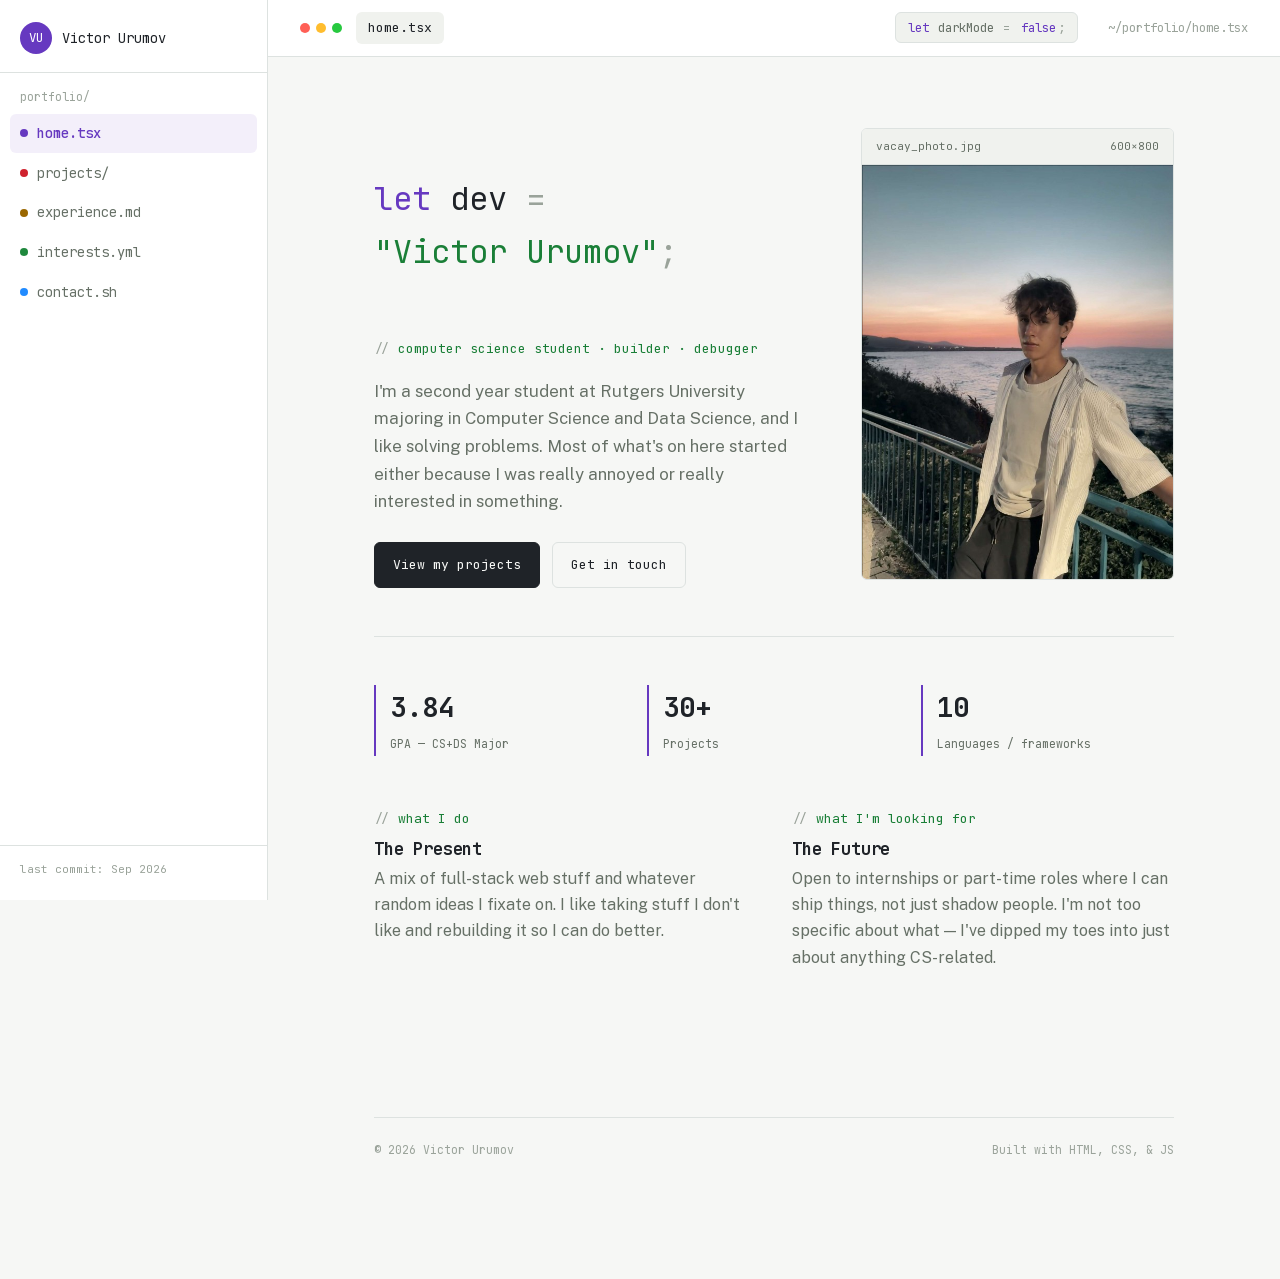
<file: index.html>
<!DOCTYPE html>
<html lang="en">
<head>
<meta charset="UTF-8">
<meta name="viewport" content="width=device-width, initial-scale=1.0">
<title>Victor Urumov — Portfolio</title>
<meta name="description" content="Portfolio of Victor Urumov, Computer Science student.">
<script>
  // set theme before first paint to avoid a light/dark flash
  (function () {
    try {
      var stored = localStorage.getItem("theme");
      var theme = stored || (window.matchMedia && window.matchMedia("(prefers-color-scheme: dark)").matches ? "dark" : "light");
      document.documentElement.setAttribute("data-theme", theme);
    } catch (e) { /* localStorage unavailable — falls back to light theme */ }
  })();
</script>
<link rel="icon" href="/src/favicon.svg?v=1" type="image/svg+xml">
<link rel="preload" href="/src/jetbrainsmono.woff2" as="font" type="font/woff2" crossorigin>
<link rel="preload" href="/src/publicsans.woff2" as="font" type="font/woff2" crossorigin>
<link rel="stylesheet" href="css/style.css">
</head>
<body>

<div class="shell">

  <nav class="explorer">
    <div class="explorer__user">
      <div class="explorer__avatar">VU</div>
      <span>Victor Urumov</span>
    </div>
    <div class="explorer__root">portfolio/</div>

    <button class="explorer__toggle" aria-expanded="false" aria-controls="tree">Menu</button>

    <ul class="tree" id="tree">
      <li><a href="index.html" class="is-active"><span class="dot dot--home"></span>home.tsx</a></li>
      <li><a href="projects.html"><span class="dot dot--projects"></span>projects/</a></li>
      <li><a href="experience.html"><span class="dot dot--exp"></span>experience.md</a></li>
      <li><a href="interests.html"><span class="dot dot--interests"></span>interests.yml</a></li>
      <li><a href="contact.html"><span class="dot dot--contact"></span>contact.sh</a></li>
    </ul>

    <div class="explorer__foot">last commit: Sep 2026</div>
  </nav>

  <main class="page">

    <div class="tabbar">
      <div class="tabbar__dots"><span></span><span></span><span></span></div>
      <div class="tabbar__file">home.tsx</div>
      <button class="theme-toggle" id="themeToggle" aria-pressed="false">
        <span class="kw">let</span>&nbsp;darkMode&nbsp;<span class="punc">=</span>&nbsp;<span id="themeToggleValue" class="kw">false</span><span class="punc">;</span>
      </button>
      <div class="tabbar__path">~/portfolio/home.tsx</div>
    </div>

    <div class="leaf">

      <section class="hero">
        <div>
          <div class="code-line">
<span class="kw">let</span> dev <span class="punc">=</span><br><span class="str">"Victor Urumov"</span><span class="punc">;</span>
          </div>
          <span class="comment">computer science student · builder · debugger</span>

          <p class="hero__tagline">I'm a second year student at Rutgers University majoring in Computer Science and Data Science, and I like solving problems. Most of what's on here started either because I was really annoyed or really interested in something.</p>

          <div class="hero__actions">
            <a href="projects.html" class="btn btn--solid">View my projects</a>
            <a href="contact.html" class="btn btn--outline">Get in touch</a>
          </div>
        </div>

        <div class="filecard">
          <div class="filecard__bar">
            <span>vacay_photo.jpg</span>
            <span>600×800</span>
          </div>
          <img src="src/photo.jpg" alt="headshot">
          <!-- <div class="filecard__photo">[ photo placeholder ]</div> -->
        </div>
      </section>

      <section class="stat-row">
        <div class="stat"><b>3.84</b><span>GPA — CS+DS Major</span></div>
        <div class="stat"><b>30+</b><span>Projects</span></div>
        <div class="stat"><b>10</b><span>Languages / frameworks</span></div>
      </section>

      <section class="blurb-grid">
        <div>
          <span class="comment">what I do</span>
          <h3>The Present</h3>
          <p>A mix of full-stack web stuff and whatever random ideas I fixate on. I like taking stuff I don't like and rebuilding it so I can do better. </p>
        </div>
        <div>
          <span class="comment">what I'm looking for</span>
          <h3>The Future</h3>
          <p>Open to internships or part-time roles where I can ship things, not just shadow people. I'm not too specific about what — I've dipped my toes into just about anything CS-related. </p>
        </div>
      </section>

    </div>

    <footer class="leaf" style="padding-top:0;">
      <div class="site-foot">
        <span>© 2026 Victor Urumov</span>
        <span>Built with HTML, CSS, &amp; JS</span>
      </div>
    </footer>
  </main>

</div>

<script src="js/script.js"></script>
</body>
</html>
</file>
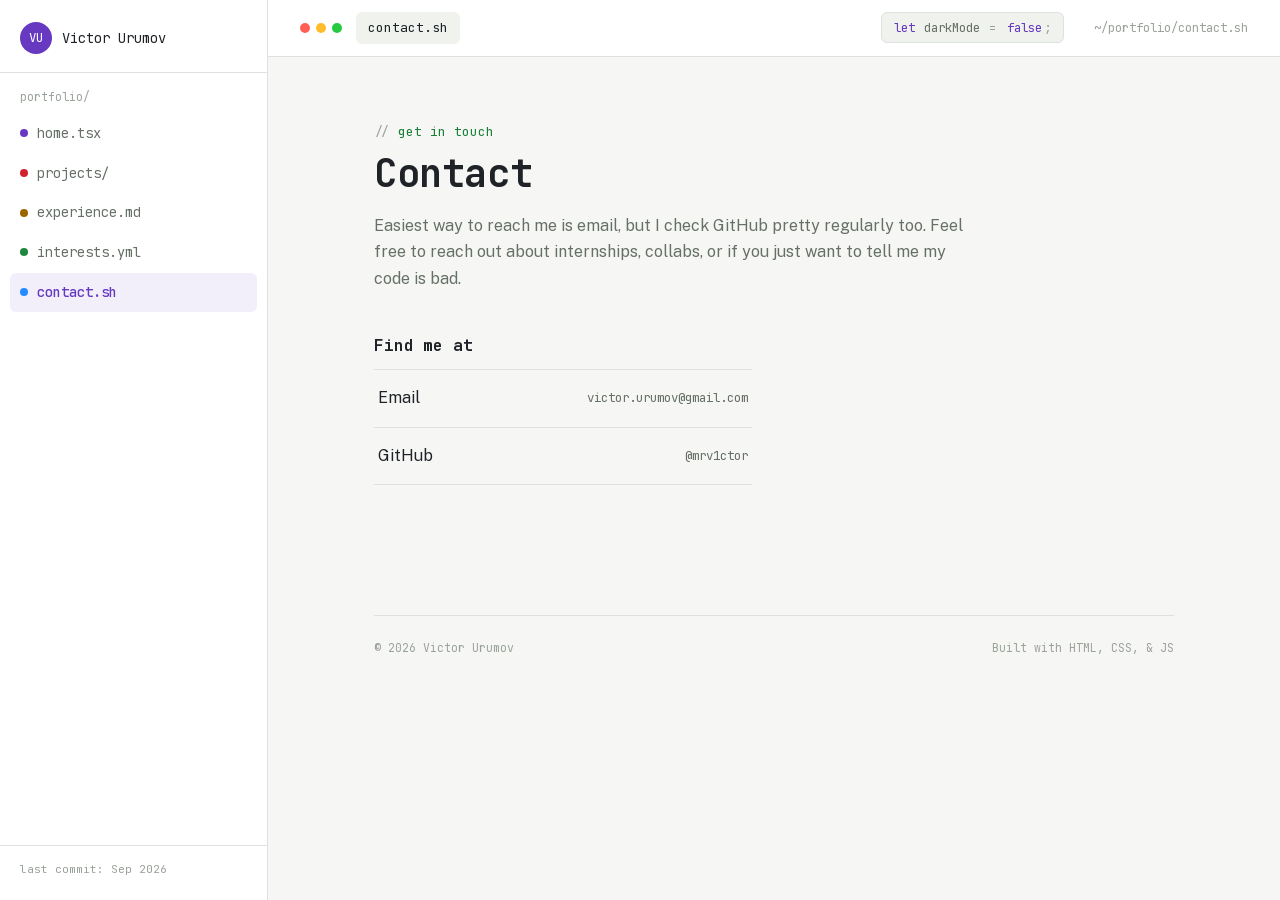
<file: contact.html>
<!DOCTYPE html>
<html lang="en">
<head>
<meta charset="UTF-8">
<meta name="viewport" content="width=device-width, initial-scale=1.0">
<title>Contact — Victor Urumov</title>
<script>
  (function () {
    try {
      var stored = localStorage.getItem("theme");
      var theme = stored || (window.matchMedia && window.matchMedia("(prefers-color-scheme: dark)").matches ? "dark" : "light");
      document.documentElement.setAttribute("data-theme", theme);
    } catch (e) {}
  })();
</script>
<link rel="icon" href="/src/favicon.svg?v=1" type="image/svg+xml">
<link rel="preload" href="/src/jetbrainsmono.woff2" as="font" type="font/woff2" crossorigin>
<link rel="preload" href="/src/publicsans.woff2" as="font" type="font/woff2" crossorigin>
<link rel="stylesheet" href="css/style.css">
</head>
<body>

<div class="shell">

  <nav class="explorer">
    <div class="explorer__user">
      <div class="explorer__avatar">VU</div>
      <span>Victor Urumov</span>
    </div>
    <div class="explorer__root">portfolio/</div>

    <button class="explorer__toggle" aria-expanded="false" aria-controls="tree">Menu</button>

    <ul class="tree" id="tree">
      <li><a href="index.html"><span class="dot dot--home"></span>home.tsx</a></li>
      <li><a href="projects.html"><span class="dot dot--projects"></span>projects/</a></li>
      <li><a href="experience.html"><span class="dot dot--exp"></span>experience.md</a></li>
      <li><a href="interests.html"><span class="dot dot--interests"></span>interests.yml</a></li>
      <li><a href="contact.html" class="is-active"><span class="dot dot--contact"></span>contact.sh</a></li>
    </ul>

    <div class="explorer__foot">last commit: Sep 2026</div>
  </nav>

  <main class="page">

    <div class="tabbar">
      <div class="tabbar__dots"><span></span><span></span><span></span></div>
      <div class="tabbar__file">contact.sh</div>
      <button class="theme-toggle" id="themeToggle" aria-pressed="false">
        <span class="kw">let</span>&nbsp;darkMode&nbsp;<span class="punc">=</span>&nbsp;<span id="themeToggleValue" class="kw">false</span><span class="punc">;</span>
      </button>
      <div class="tabbar__path">~/portfolio/contact.sh</div>
    </div>

    <div class="leaf">

      <div class="page-head">
        <span class="comment">get in touch</span>
        <h1>Contact</h1>
        <p style="max-width:60ch;">Easiest way to reach me is email, but I check GitHub pretty regularly too. Feel free to reach out about internships, collabs, or if you just want to tell me my code is bad.</p>
      </div>

      <div class="contact-grid">

        <div>
          <h3 style="margin-bottom:14px; font-size:1rem;">Find me at</h3>
          <ul class="social-list">
            <li>
              <a href="mailto:victor.urumov@gmail.com">
                <span>Email</span>
                <span class="handle">victor.urumov@gmail.com</span>
              </a>
            </li>
            <!-- <li>
              <a href="https://linkedin.com/in/johndoe" target="_blank" rel="noopener">
                <span>LinkedIn</span>
                <span class="handle">/in/johndoe</span>
              </a>
            </li> -->
            <li>
              <a href="https://github.com/mrv1ctor" target="_blank" rel="noopener">
                <span>GitHub</span>
                <span class="handle">@mrv1ctor</span>
              </a>
            </li>
          </ul>
        </div>

      </div>

    </div>

    <footer class="leaf" style="padding-top:0;">
      <div class="site-foot">
        <span>© 2026 Victor Urumov</span>
        <span>Built with HTML, CSS, &amp; JS</span>
      </div>
    </footer>
  </main>

</div>

<script src="js/script.js"></script>
</body>
</html>
</file>
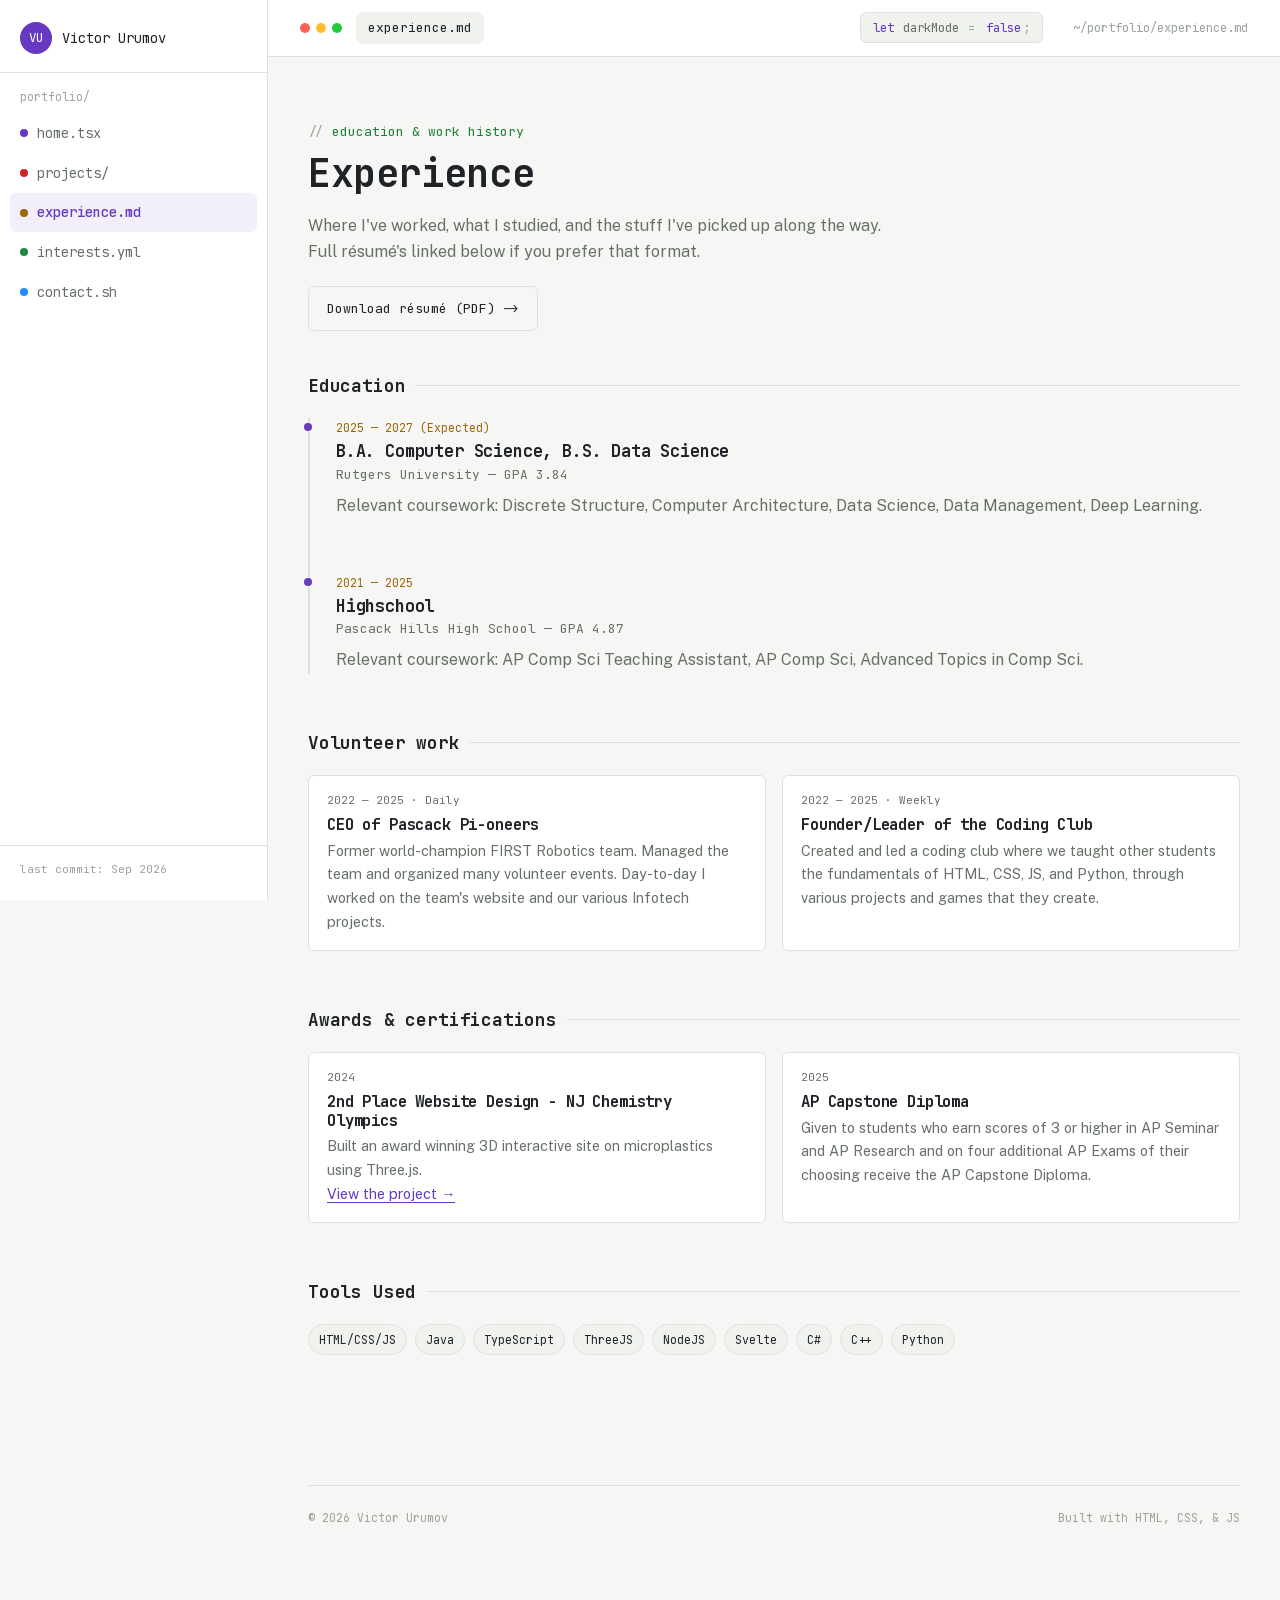
<file: experience.html>
<!DOCTYPE html>
<html lang="en">
<head>
<meta charset="UTF-8">
<meta name="viewport" content="width=device-width, initial-scale=1.0">
<title>Experience — Victor Urumov</title>
<script>
  (function () {
    try {
      var stored = localStorage.getItem("theme");
      var theme = stored || (window.matchMedia && window.matchMedia("(prefers-color-scheme: dark)").matches ? "dark" : "light");
      document.documentElement.setAttribute("data-theme", theme);
    } catch (e) {}
  })();
</script>
<link rel="icon" href="/src/favicon.svg?v=1" type="image/svg+xml">
<link rel="preload" href="/src/jetbrainsmono.woff2" as="font" type="font/woff2" crossorigin>
<link rel="preload" href="/src/publicsans.woff2" as="font" type="font/woff2" crossorigin>
<link rel="stylesheet" href="css/style.css">
</head>
<body>

<div class="shell">

  <nav class="explorer">
    <div class="explorer__user">
      <div class="explorer__avatar">VU</div>
      <span>Victor Urumov</span>
    </div>
    <div class="explorer__root">portfolio/</div>

    <button class="explorer__toggle" aria-expanded="false" aria-controls="tree">Menu</button>

    <ul class="tree" id="tree">
      <li><a href="index.html"><span class="dot dot--home"></span>home.tsx</a></li>
      <li><a href="projects.html"><span class="dot dot--projects"></span>projects/</a></li>
      <li><a href="experience.html" class="is-active"><span class="dot dot--exp"></span>experience.md</a></li>
      <li><a href="interests.html"><span class="dot dot--interests"></span>interests.yml</a></li>
      <li><a href="contact.html"><span class="dot dot--contact"></span>contact.sh</a></li>
    </ul>

    <div class="explorer__foot">last commit: Sep 2026</div>
  </nav>

  <main class="page">

    <div class="tabbar">
      <div class="tabbar__dots"><span></span><span></span><span></span></div>
      <div class="tabbar__file">experience.md</div>
      <button class="theme-toggle" id="themeToggle" aria-pressed="false">
        <span class="kw">let</span>&nbsp;darkMode&nbsp;<span class="punc">=</span>&nbsp;<span id="themeToggleValue" class="kw">false</span><span class="punc">;</span>
      </button>
      <div class="tabbar__path">~/portfolio/experience.md</div>
    </div>

    <div class="leaf leaf--wide">
      <div class="page-head">
        <span class="comment">education &amp; work history</span>
        <h1>Experience</h1>
        <p style="max-width:60ch;">Where I've worked, what I studied, and the stuff I've picked up along the way. Full résumé's linked below if you prefer that format.</p>
        <a href="/me/src/Victor_Urumov_Resume.pdf" target="_blank" class="btn btn--outline" style="margin-top:4px;">Download résumé (PDF) -></a>
      </div>
      
      <!-- 
      <div class="section-block">
        <h2>Work &amp; internships</h2>
        <div class="timeline">

          <div class="tl-entry">
            <div class="tl-entry__date">Month 20XX — Month 20XX</div>
            <h3 class="tl-entry__role">Role Title</h3>
            <div class="tl-entry__org">Company Name — Location</div>
            <ul>
              <li>Lorem ipsum dolor sit amet, consectetur adipiscing elit.</li>
              <li>Sed do eiusmod tempor incididunt ut labore et dolore magna.</li>
              <li>Ut enim ad minim veniam, quis nostrud exercitation ullamco.</li>
            </ul>
          </div>

          <div class="tl-entry">
            <div class="tl-entry__date">Month 20XX — Month 20XX</div>
            <h3 class="tl-entry__role">Role Title</h3>
            <div class="tl-entry__org">Company Name — Location</div>
            <ul>
              <li>Lorem ipsum dolor sit amet, consectetur adipiscing elit.</li>
              <li>Duis aute irure dolor in reprehenderit in voluptate velit.</li>
            </ul>
          </div>

          <div class="tl-entry">
            <div class="tl-entry__date">Month 20XX — Month 20XX</div>
            <h3 class="tl-entry__role">Role Title</h3>
            <div class="tl-entry__org">Company Name — Location</div>
            <ul>
              <li>Lorem ipsum dolor sit amet, consectetur adipiscing elit.</li>
              <li>Excepteur sint occaecat cupidatat non proident.</li>
            </ul>
          </div>

        </div>
      </div> 
      -->

      <div class="section-block">
        <h2>Education</h2>
        <div class="timeline">
          <div class="tl-entry">
            <div class="tl-entry__date">2025 — 2027 (Expected)</div>
            <h3 class="tl-entry__role">B.A. Computer Science, B.S. Data Science</h3>
            <div class="tl-entry__org">Rutgers University — GPA 3.84</div>
            <p style="margin-top:8px;">Relevant coursework: Discrete Structure, Computer Architecture, Data Science, Data Management, Deep Learning.</p>
          </div>
          <div class="tl-entry">
            <div class="tl-entry__date">2021 — 2025</div>
            <h3 class="tl-entry__role">Highschool</h3>
            <div class="tl-entry__org">Pascack Hills High School — GPA 4.87</div>
            <p style="margin-top:8px;">Relevant coursework: AP Comp Sci Teaching Assistant, AP Comp Sci, Advanced Topics in Comp Sci. </p>
          </div>
        </div>
      </div>

      <div class="section-block">
        <h2>Volunteer work</h2>
        <div class="card-row">
          <div class="mini-card">
            <div class="mini-card__top">2022 — 2025 · Daily</div>
            <h4>CEO of Pascack Pi-oneers</h4>
            <p>Former world-champion FIRST Robotics team. Managed the team and organized many volunteer events. Day-to-day I worked on the team's website and our various Infotech projects. </p>
          </div>
          <div class="mini-card">
            <div class="mini-card__top">2022 — 2025 · Weekly</div>
            <h4>Founder/Leader of the Coding Club</h4>
            <p>Created and led a coding club where we taught other students the fundamentals of HTML, CSS, JS, and Python, through various projects and games that they create.</p>
          </div>
          <!-- <div class="mini-card">
            <div class="mini-card__top">20XX · Seasonal</div>
            <h4>Organization Name</h4>
            <p>Lorem ipsum dolor sit amet, consectetur adipiscing elit, sed do eiusmod tempor.</p>
          </div> -->
        </div>
      </div>

      <div class="section-block">
        <h2>Awards &amp; certifications</h2>
        <div class="card-row">
          <div class="mini-card">
            <div class="mini-card__top">2024</div>
            <h4>2nd Place Website Design - NJ Chemistry Olympics</h4>
            <p>Built an award winning 3D interactive site on microplastics using Three.js. 
            <br><a target="_blank" href="https://plastic.quasardilla.com" style="color:var(--kw-purple); border-bottom:1px solid var(--kw-purple);">View the project →</a></p>
          </div>
          <div class="mini-card">
            <div class="mini-card__top">2025</div>
            <h4>AP Capstone Diploma</h4>
            <p>Given to students who earn scores of 3 or higher in AP Seminar and AP Research and on four additional AP Exams of their choosing receive the AP Capstone Diploma.</p>
          </div>
        </div>
      </div>

      <div class="section-block" style="margin-bottom:0;">
        <h2>Tools Used</h2>
        <ul class="taglist">
          <li>HTML/CSS/JS</li>
          <li>Java</li>
          <li>TypeScript</li>
          <li>ThreeJS</li>
          <li>NodeJS</li>
          <li>Svelte</li>
          <li>C#</li>
          <li>C++</li>
          <li>Python</li>
        </ul>
      </div>

    </div>

    <footer class="leaf leaf--wide" style="padding-top:0;">
      <div class="site-foot">
        <span>© 2026 Victor Urumov</span>
        <span>Built with HTML, CSS, &amp; JS</span>
      </div>
    </footer>
  </main>

</div>

<script src="js/script.js"></script>
</body>
</html>
</file>
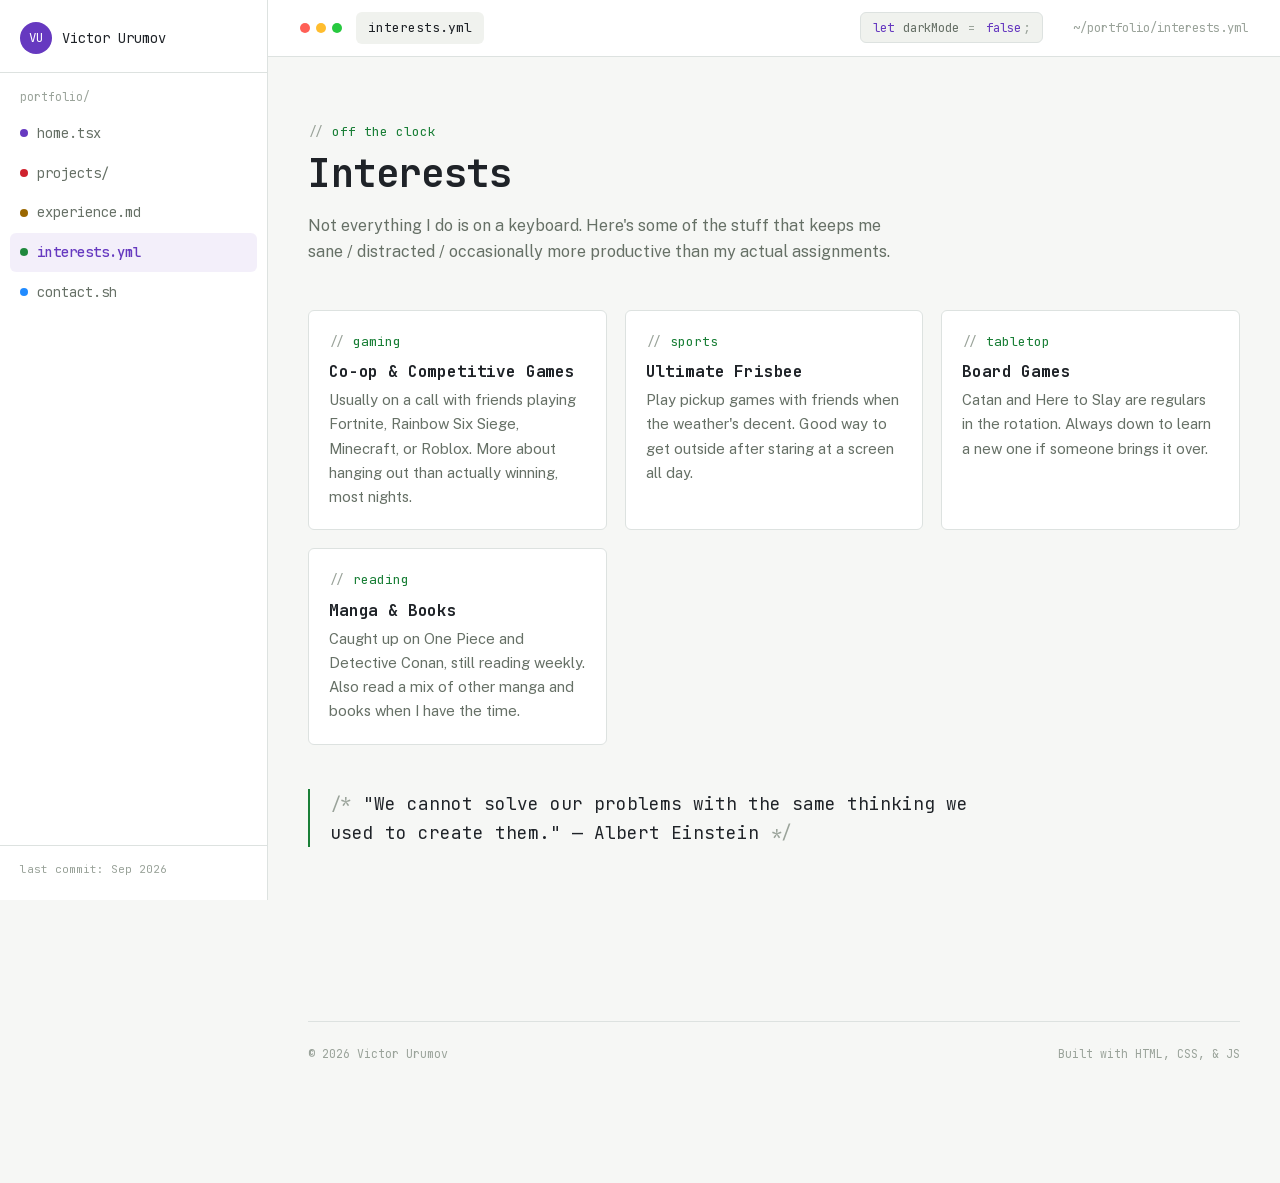
<file: interests.html>
<!DOCTYPE html>
<html lang="en">
<head>
<meta charset="UTF-8">
<meta name="viewport" content="width=device-width, initial-scale=1.0">
<title>Interests — Victor Urumov</title>
<script>
  (function () {
    try {
      var stored = localStorage.getItem("theme");
      var theme = stored || (window.matchMedia && window.matchMedia("(prefers-color-scheme: dark)").matches ? "dark" : "light");
      document.documentElement.setAttribute("data-theme", theme);
    } catch (e) {}
  })();
</script>
<link rel="icon" href="/src/favicon.svg?v=1" type="image/svg+xml">
<link rel="preload" href="/src/jetbrainsmono.woff2" as="font" type="font/woff2" crossorigin>
<link rel="preload" href="/src/publicsans.woff2" as="font" type="font/woff2" crossorigin>
<link rel="stylesheet" href="css/style.css">
</head>
<body>

<div class="shell">

  <nav class="explorer">
    <div class="explorer__user">
      <div class="explorer__avatar">VU</div>
      <span>Victor Urumov</span>
    </div>
    <div class="explorer__root">portfolio/</div>

    <button class="explorer__toggle" aria-expanded="false" aria-controls="tree">Menu</button>

    <ul class="tree" id="tree">
      <li><a href="index.html"><span class="dot dot--home"></span>home.tsx</a></li>
      <li><a href="projects.html"><span class="dot dot--projects"></span>projects/</a></li>
      <li><a href="experience.html"><span class="dot dot--exp"></span>experience.md</a></li>
      <li><a href="interests.html" class="is-active"><span class="dot dot--interests"></span>interests.yml</a></li>
      <li><a href="contact.html"><span class="dot dot--contact"></span>contact.sh</a></li>
    </ul>

    <div class="explorer__foot">last commit: Sep 2026</div>
  </nav>

  <main class="page">

    <div class="tabbar">
      <div class="tabbar__dots"><span></span><span></span><span></span></div>
      <div class="tabbar__file">interests.yml</div>
      <button class="theme-toggle" id="themeToggle" aria-pressed="false">
        <span class="kw">let</span>&nbsp;darkMode&nbsp;<span class="punc">=</span>&nbsp;<span id="themeToggleValue" class="kw">false</span><span class="punc">;</span>
      </button>
      <div class="tabbar__path">~/portfolio/interests.yml</div>
    </div>

    <div class="leaf leaf--wide">

      <div class="page-head">
        <span class="comment">off the clock</span>
        <h1>Interests</h1>
        <p style="max-width:60ch;">Not everything I do is on a keyboard. Here's some of the stuff that keeps me sane / distracted / occasionally more productive than my actual assignments.</p>
      </div>

      <div class="interest-grid">
        <div class="interest-card">
          <span class="comment">gaming</span>
          <h4>Co-op &amp; Competitive Games</h4>
          <p>Usually on a call with friends playing Fortnite, Rainbow Six Siege, Minecraft, or Roblox. More about hanging out than actually winning, most nights.</p>
        </div>

        <div class="interest-card">
          <span class="comment">sports</span>
          <h4>Ultimate Frisbee</h4>
          <p>Play pickup games with friends when the weather's decent. Good way to get outside after staring at a screen all day.</p>
        </div>

        <div class="interest-card">
          <span class="comment">tabletop</span>
          <h4>Board Games</h4>
          <p>Catan and Here to Slay are regulars in the rotation. Always down to learn a new one if someone brings it over.</p>
        </div>

        <div class="interest-card">
          <span class="comment">reading</span>
          <h4>Manga &amp; Books</h4>
          <p>Caught up on One Piece and Detective Conan, still reading weekly. Also read a mix of other manga and books when I have the time.</p>
        </div>
      </div>

      <p class="pull-quote">"We cannot solve our problems with the same thinking we used to create them." — Albert Einstein</p>

    </div>

    <footer class="leaf leaf--wide" style="padding-top:0;">
      <div class="site-foot">
        <span>© 2026 Victor Urumov</span>
        <span>Built with HTML, CSS, &amp; JS</span>
      </div>
    </footer>
  </main>

</div>

<script src="js/script.js"></script>
</body>
</html>
</file>
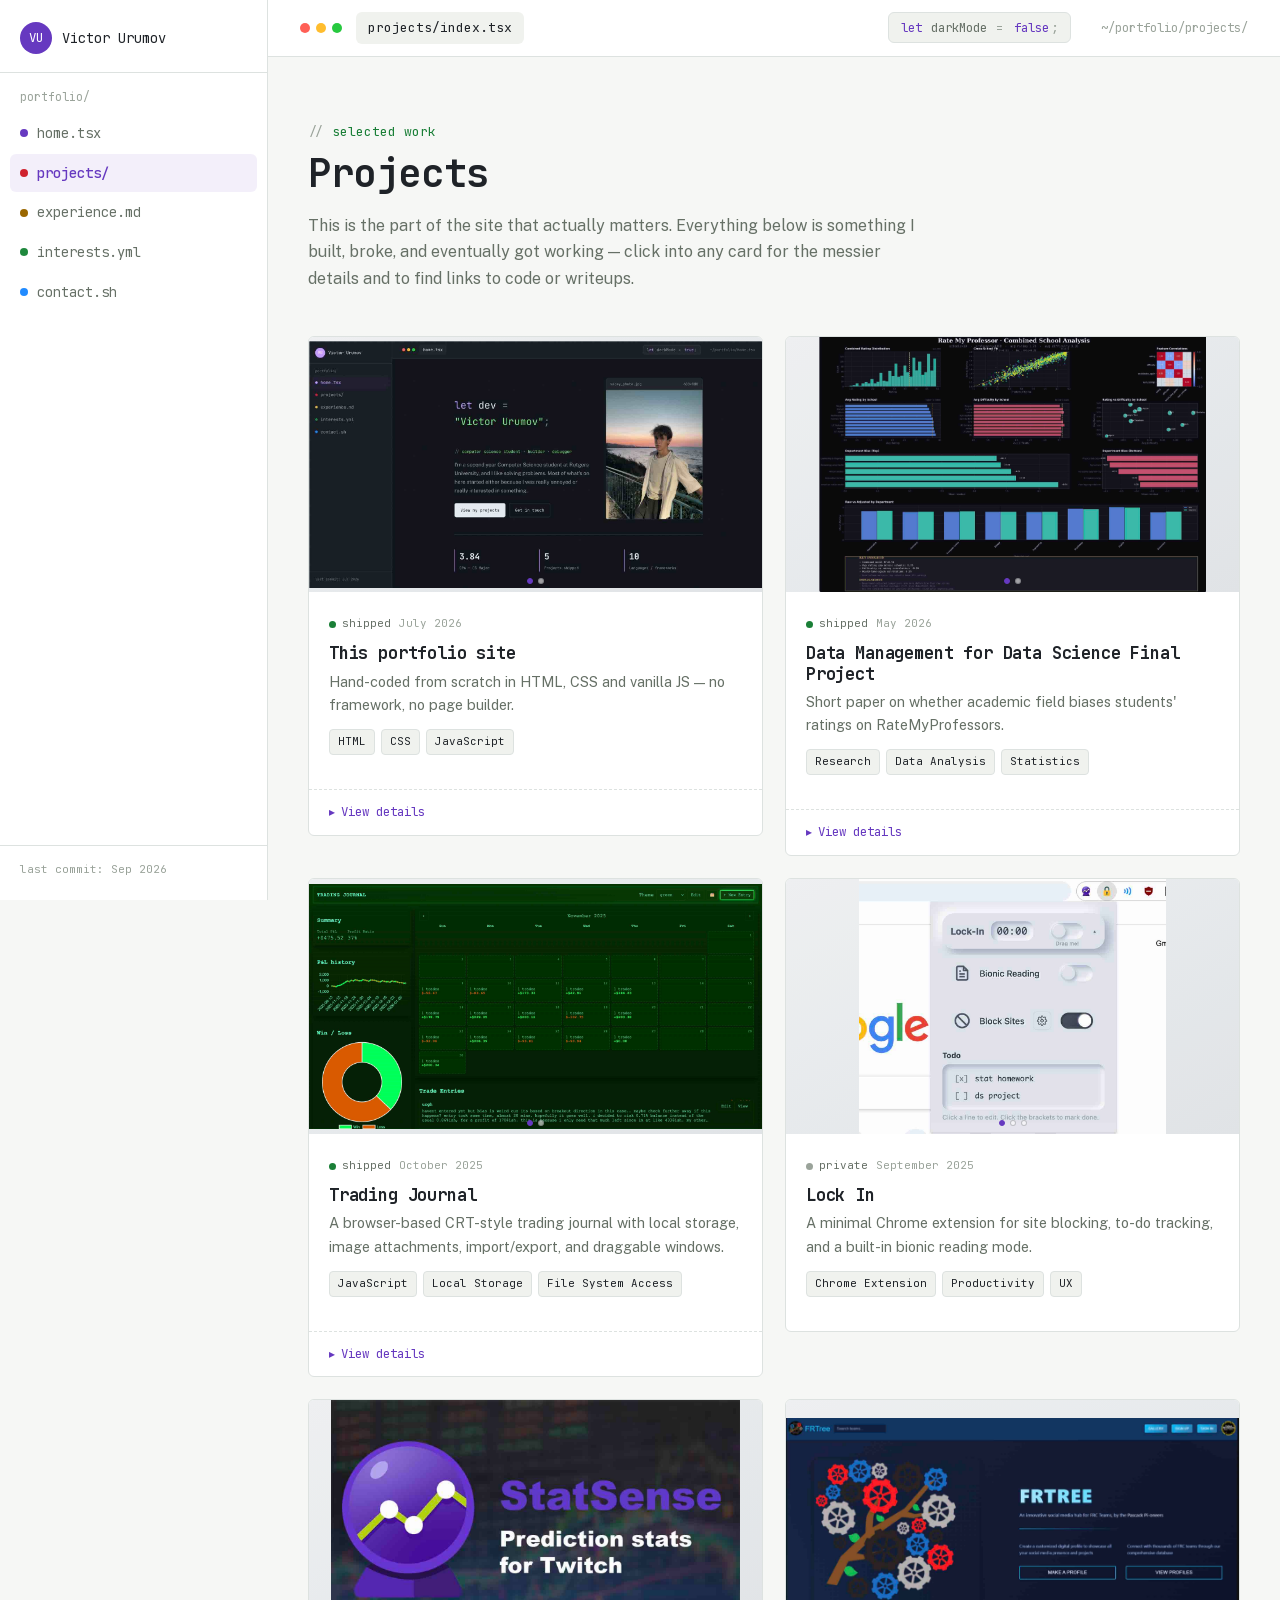
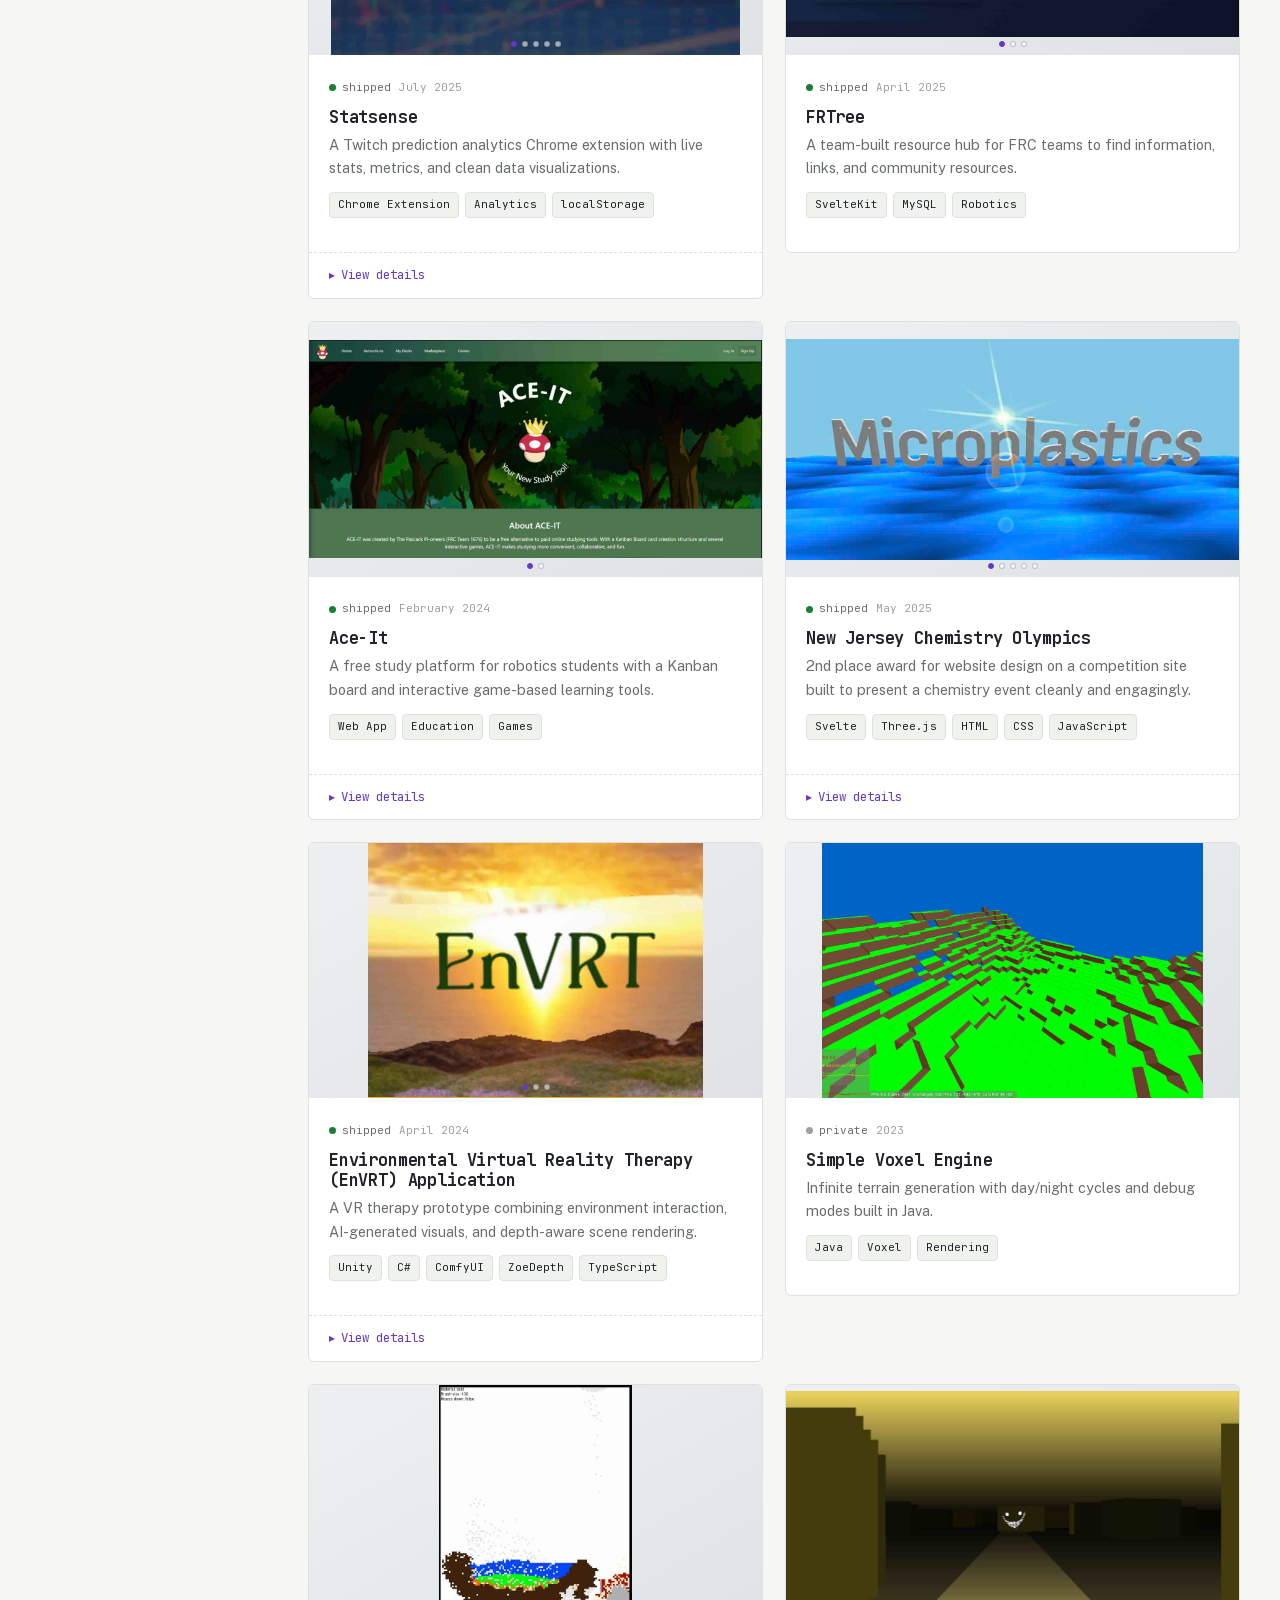
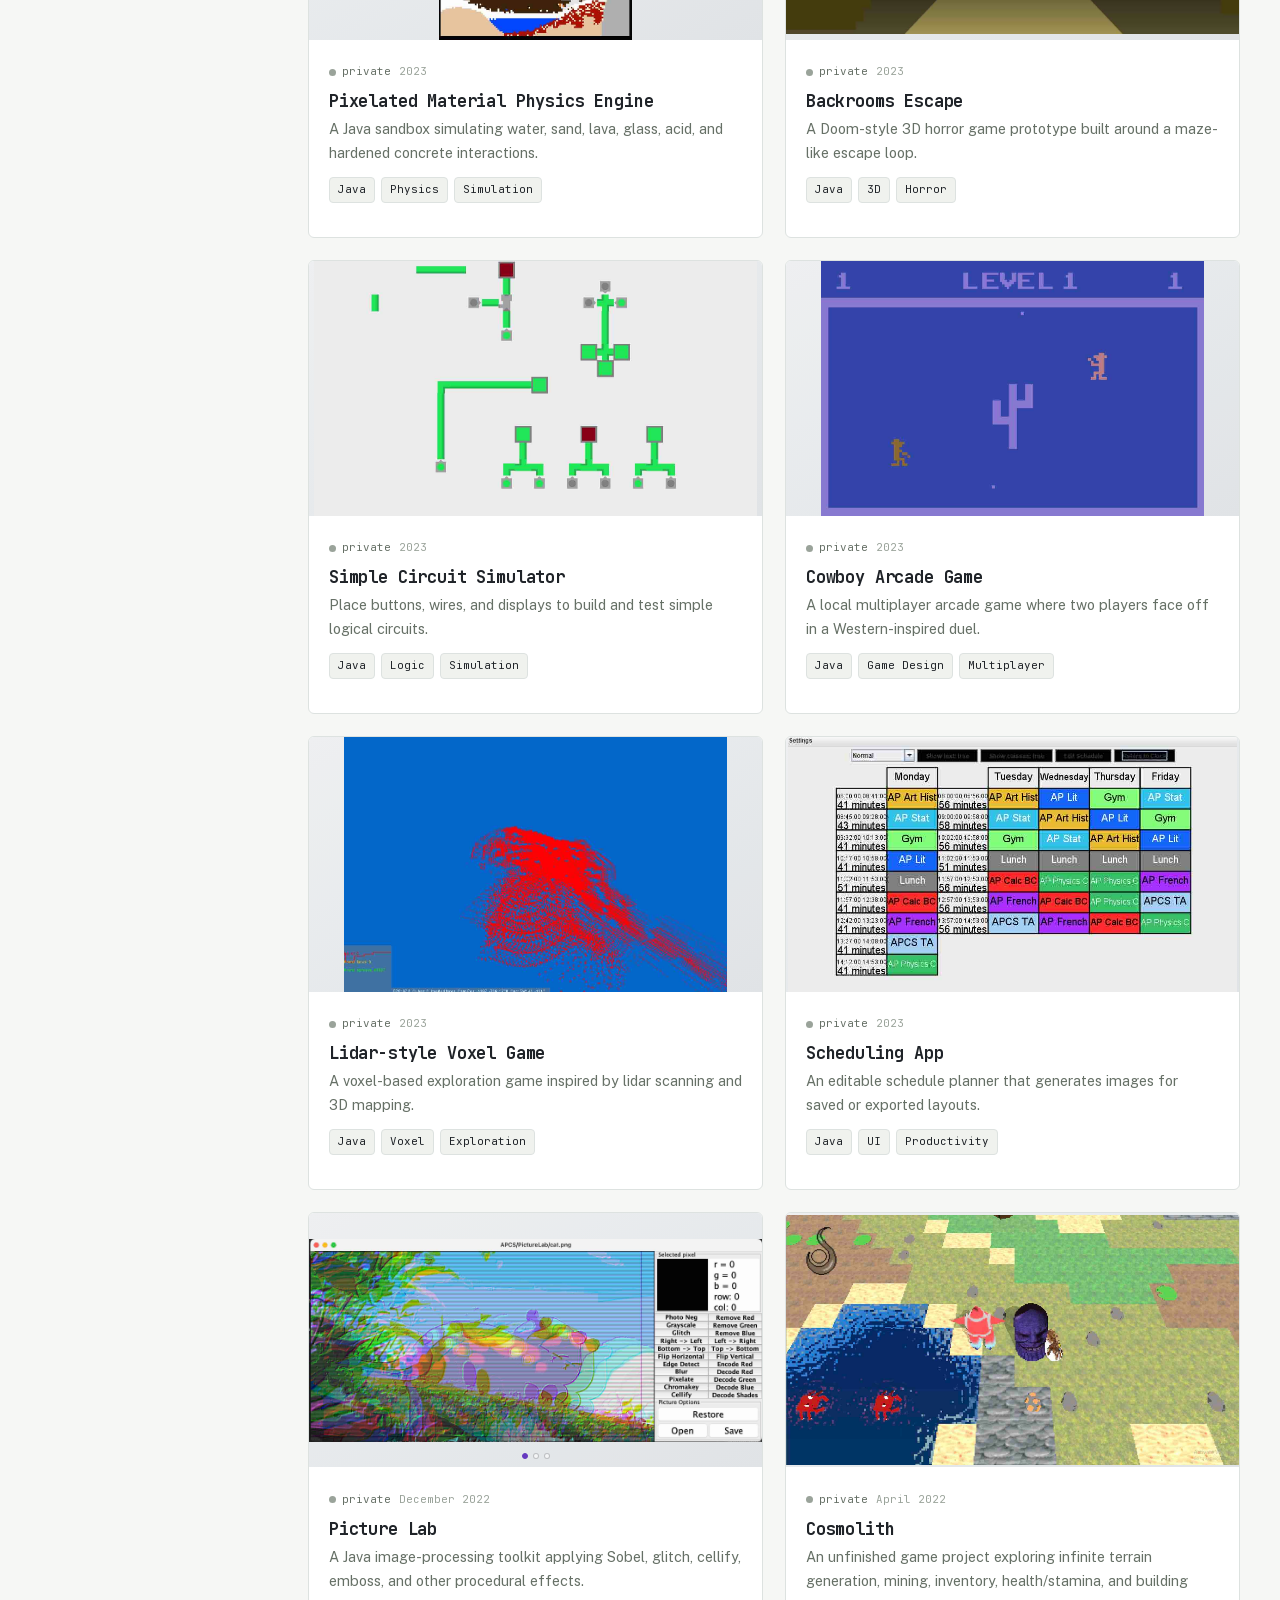
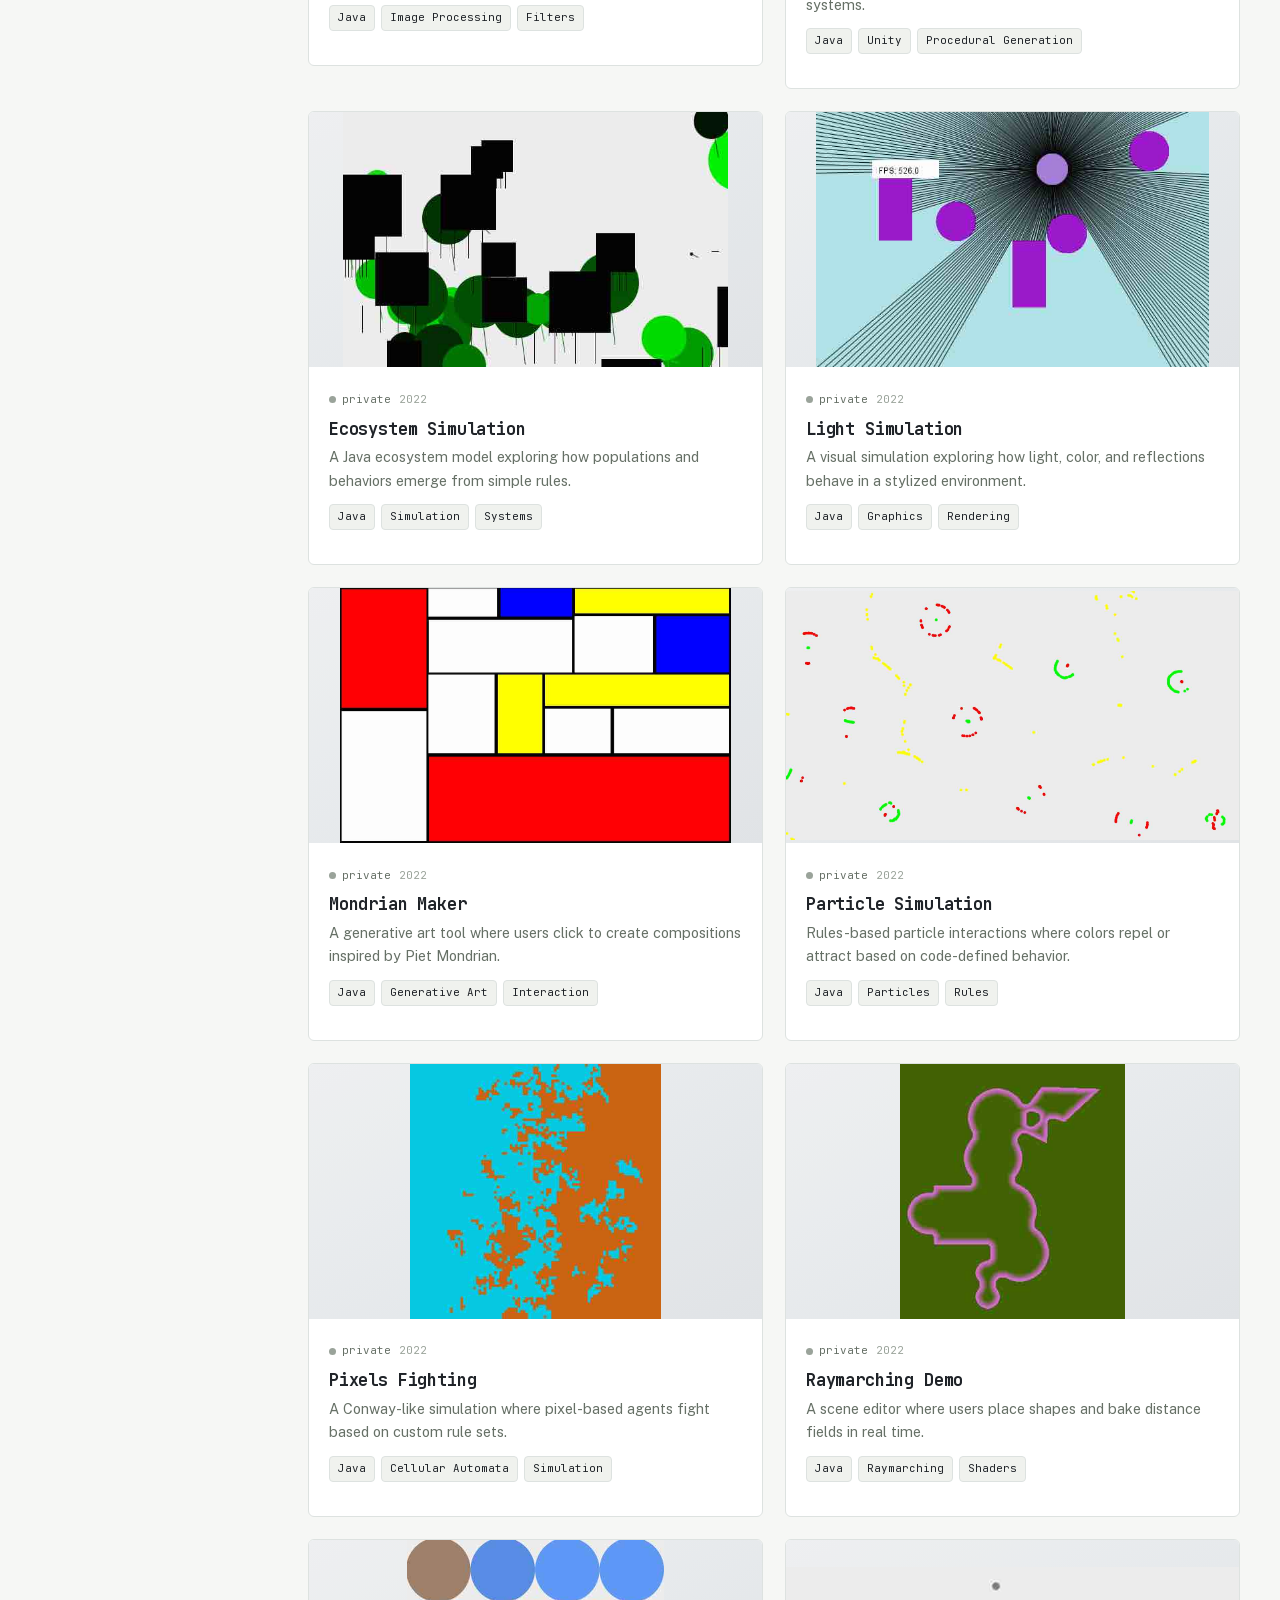
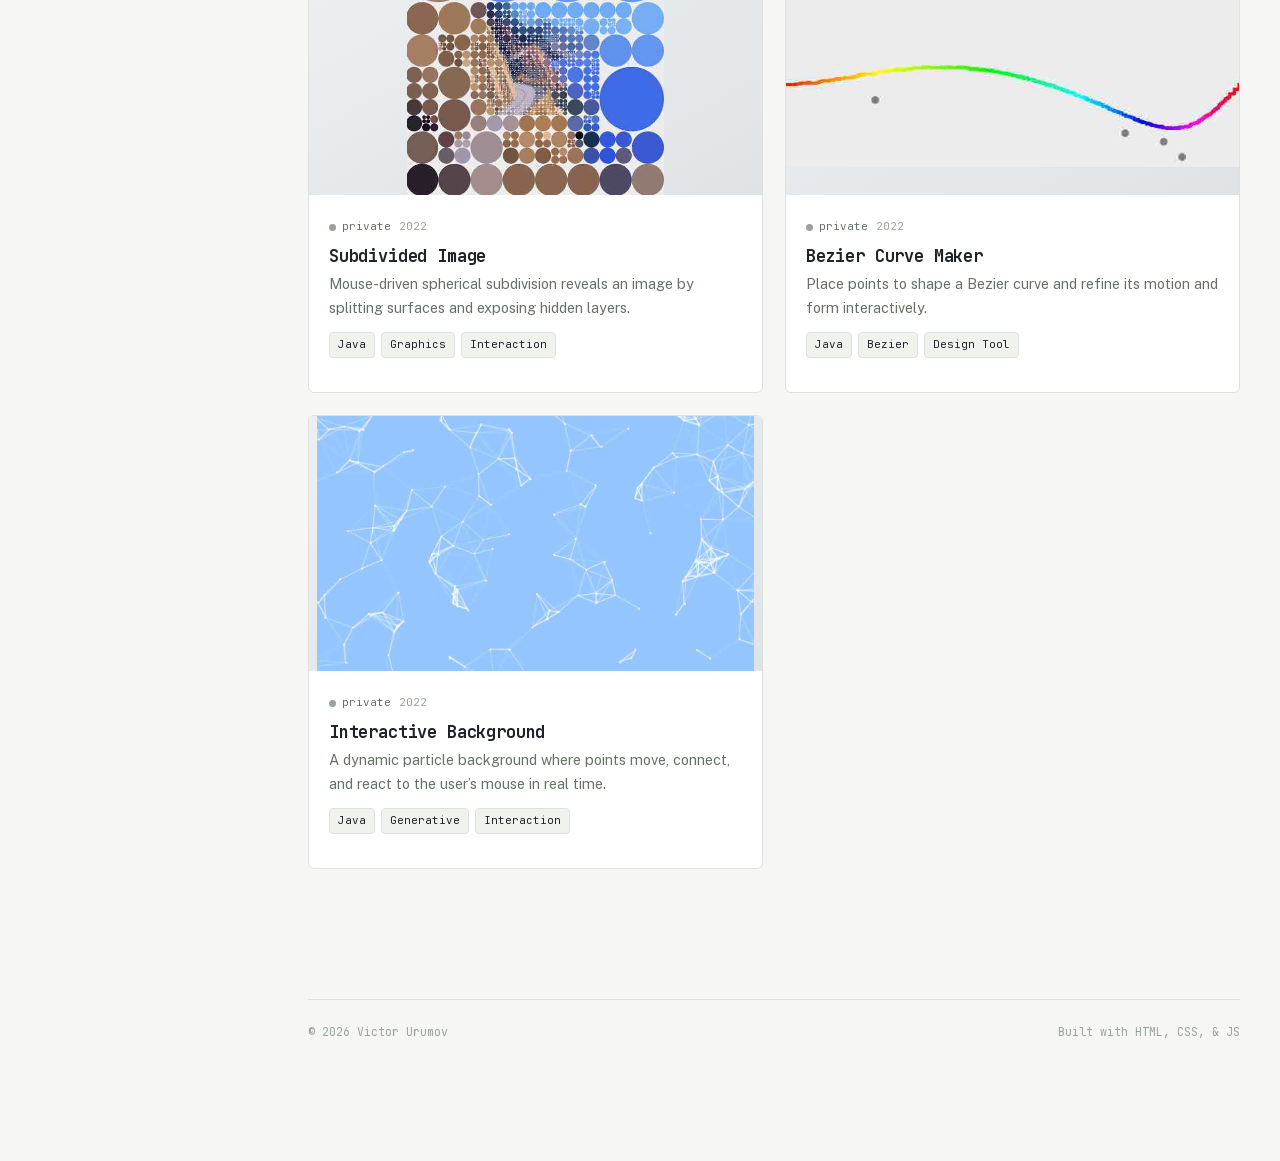
<file: projects.html>
<!DOCTYPE html>
<html lang="en">
<head>
<meta charset="UTF-8">
<meta name="viewport" content="width=device-width, initial-scale=1.0">
<title>Projects — Victor Urumov</title>
<script>
  (function () {
    try {
      var stored = localStorage.getItem("theme");
      var theme = stored || (window.matchMedia && window.matchMedia("(prefers-color-scheme: dark)").matches ? "dark" : "light");
      document.documentElement.setAttribute("data-theme", theme);
    } catch (e) {}
  })();
</script>
<link rel="icon" href="/src/favicon.svg?v=1" type="image/svg+xml">
<link rel="preload" href="/src/jetbrainsmono.woff2" as="font" type="font/woff2" crossorigin>
<link rel="preload" href="/src/publicsans.woff2" as="font" type="font/woff2" crossorigin>
<link rel="stylesheet" href="css/style.css">
</head>
<body>

<div class="shell">

  <nav class="explorer">
    <div class="explorer__user">
      <div class="explorer__avatar">VU</div>
      <span>Victor Urumov</span>
    </div>
    <div class="explorer__root">portfolio/</div>

    <button class="explorer__toggle" aria-expanded="false" aria-controls="tree">Menu</button>

    <ul class="tree" id="tree">
      <li><a href="index.html"><span class="dot dot--home"></span>home.tsx</a></li>
      <li><a href="projects.html" class="is-active"><span class="dot dot--projects"></span>projects/</a></li>
      <li><a href="experience.html"><span class="dot dot--exp"></span>experience.md</a></li>
      <li><a href="interests.html"><span class="dot dot--interests"></span>interests.yml</a></li>
      <li><a href="contact.html"><span class="dot dot--contact"></span>contact.sh</a></li>
    </ul>

    <div class="explorer__foot">last commit: Sep 2026</div>
  </nav>

  <main class="page">

    <div class="tabbar">
      <div class="tabbar__dots"><span></span><span></span><span></span></div>
      <div class="tabbar__file">projects/index.tsx</div>
      <button class="theme-toggle" id="themeToggle" aria-pressed="false">
        <span class="kw">let</span>&nbsp;darkMode&nbsp;<span class="punc">=</span>&nbsp;<span id="themeToggleValue" class="kw">false</span><span class="punc">;</span>
      </button>
      <div class="tabbar__path">~/portfolio/projects/</div>
    </div>

    <div class="leaf leaf--wide">

      <div class="page-head">
        <span class="comment">selected work</span>
        <h1>Projects</h1>
        <p class="projects-intro">This is the part of the site that actually matters. Everything below is something I built, broke, and eventually got working — click into any card for the messier details and to find links to code or writeups.</p>
      </div>

      <div class="project-grid">

        <article class="project-card">
          <div class="project-card__thumb">
            <div class="carousel">
              <div class="carousel__track">
                <div class="carousel__slide"><img src="src/images/landingpage.jpg" alt="Portfolio site preview"></div>
                <div class="carousel__slide"><img src="src/images/projectspage.jpg" alt="Portfolio project page preview"></div>
              </div>
              <button type="button" class="carousel__btn carousel__btn--prev" aria-label="Previous image">‹</button>
              <button type="button" class="carousel__btn carousel__btn--next" aria-label="Next image">›</button>
              <div class="carousel__dots">
                <button type="button" class="carousel__dot is-active" aria-label="Slide 1"></button>
                <button type="button" class="carousel__dot" aria-label="Slide 2"></button>
              </div>
            </div>
          </div>
          <div class="project-card__body">
            <div class="project-card__status"><span class="status-dot status-dot--shipped"></span><span>shipped</span><span class="project-card__year">July 2026</span></div>
            <h3 class="project-card__title">This portfolio site</h3>
            <p class="project-card__desc">Hand-coded from scratch in HTML, CSS and vanilla JS — no framework, no page builder.</p>
            <ul class="project-card__tags">
              <li>HTML</li>
              <li>CSS</li>
              <li>JavaScript</li>
            </ul>
          </div>
          <details>
            <summary>View details</summary>
            <div class="project-card__more">
              <h5>The problem</h5>
              <p>Needed a portfolio site for coursework that didn't look like a generic template, and that made project write-ups easy to scan without a page per project.</p>
              <h5>What it does</h5>
              <ul>
                <li>File-tree navigation styled after a code editor's sidebar, with a light/dark theme toggle.</li>
              </ul>
              <div class="project-card__links">
                <a target="_blank" href="https://github.com/MrV1ctor/me">Repo →</a>
              </div>
            </div>
          </details>
        </article>

        <article class="project-card">
          <div class="project-card__thumb">
            <div class="carousel">
              <div class="carousel__track">
                <div class="carousel__slide"><img src="src/images/datamgmttotal.jpg" alt="Data Management for Data Science final project cover"></div>
                <div class="carousel__slide"><img src="src/images/schoolsdifficulty.jpg" alt="Data Management for Data Science final project cover"></div>
              </div>
              <button type="button" class="carousel__btn carousel__btn--prev" aria-label="Previous image">‹</button>
              <button type="button" class="carousel__btn carousel__btn--next" aria-label="Next image">›</button>
              <div class="carousel__dots">
                <button type="button" class="carousel__dot is-active" aria-label="Slide 1"></button>
                <button type="button" class="carousel__dot" aria-label="Slide 2"></button>
              </div>
            </div>
          </div>
          <div class="project-card__body">
            <div class="project-card__status"><span class="status-dot status-dot--shipped"></span><span>shipped</span><span class="project-card__year">May 2026</span></div>
            <h3 class="project-card__title">Data Management for Data Science Final Project</h3>
            <p class="project-card__desc">Short paper on whether academic field biases students' ratings on RateMyProfessors.</p>
            <ul class="project-card__tags">
              <li>Research</li>
              <li>Data Analysis</li>
              <li>Statistics</li>
            </ul>
          </div>
          <details>
            <summary>View details</summary>
            <div class="project-card__more">
              <h5>Paper</h5>
              <p>"The Grading Curve on Professors: Does Academic Field Bias How Students Rate on RateMyProfessors?"</p>
              <div class="project-card__links">
                <a target="_blank" href="https://docs.google.com/document/d/1ysw-czk7Q_kLgHEwPE7p2VKFRncvCgUGWjSucj0Zxo8/edit?usp=sharing">Read paper →</a>
              </div>
            </div>
          </details>
        </article>

        <article class="project-card">
          <div class="project-card__thumb">
            <div class="carousel">
              <div class="carousel__track">
                <div class="carousel__slide"><img src="src/images/tradejournal1.jpg" alt="Trading Journal preview"></div>
                <div class="carousel__slide"><img src="src/images/tradejournal2.jpg" alt="Trading Journal preview"></div>
              </div>
              <button type="button" class="carousel__btn carousel__btn--prev" aria-label="Previous image">‹</button>
              <button type="button" class="carousel__btn carousel__btn--next" aria-label="Next image">›</button>
              <div class="carousel__dots">
                <button type="button" class="carousel__dot is-active" aria-label="Slide 1"></button>
                <button type="button" class="carousel__dot" aria-label="Slide 2"></button>
              </div>
            </div>
          </div>
          <div class="project-card__body">
            <div class="project-card__status"><span class="status-dot status-dot--shipped"></span><span>shipped</span><span class="project-card__year">October 2025</span></div>
            <h3 class="project-card__title">Trading Journal</h3>
            <p class="project-card__desc">A browser-based CRT-style trading journal with local storage, image attachments, import/export, and draggable windows.</p>
            <ul class="project-card__tags">
              <li>JavaScript</li>
              <li>Local Storage</li>
              <li>File System Access</li>
            </ul>
          </div>
          <details>
            <summary>View details</summary>
            <div class="project-card__more">
              <h5>What it does</h5>
              <ul>
                <li>Stores trade entries locally in the browser with optional image attachments.</li>
                <li>Supports import/export plus a direct Save to Folder flow via the File System Access API.</li>
                <li>Tracks gains, losses, and trade metrics with a draggable multi-window terminal UI.</li>
              </ul>
            </div>
          </details>
        </article>

        <article class="project-card">
          <div class="project-card__thumb">
            <div class="carousel ">
              <div class="carousel__track">
                <div class="carousel__slide"><img src="src/images/lockin1.jpg" alt="Lock In extension preview"></div>
                <div class="carousel__slide"><img src="src/images/lockin2.jpg" alt="Lock In extension preview"></div>
                <div class="carousel__slide"><img src="src/images/lockin3.jpg" alt="Lock In extension preview"></div>
              </div>
              <button type="button" class="carousel__btn carousel__btn--prev" aria-label="Previous image">‹</button>
              <button type="button" class="carousel__btn carousel__btn--next" aria-label="Next image">›</button>
              <div class="carousel__dots">
                <button type="button" class="carousel__dot is-active" aria-label="Slide 1"></button>
                <button type="button" class="carousel__dot" aria-label="Slide 2"></button>
                <button type="button" class="carousel__dot" aria-label="Slide 3"></button>
              </div>
            </div>
          </div>
          <div class="project-card__body">
            <div class="project-card__status"><span class="status-dot status-dot--archived"></span><span>private</span><span class="project-card__year">September 2025</span></div>
            <h3 class="project-card__title">Lock In</h3>
            <p class="project-card__desc">A minimal Chrome extension for site blocking, to-do tracking, and a built-in bionic reading mode.</p>
            <ul class="project-card__tags">
              <li>Chrome Extension</li>
              <li>Productivity</li>
              <li>UX</li>
            </ul>
          </div>
        </article>

        <article class="project-card">
          <div class="project-card__thumb">
            <div class="carousel">
              <div class="carousel__track">
                <div class="carousel__slide"><img src="src/images/statsense1.jpg" alt="Statsense extension preview"></div>
                <div class="carousel__slide"><img src="src/images/statsense2.jpg" alt="Statsense extension preview"></div>
                <div class="carousel__slide"><img src="src/images/statsense3.jpg" alt="Statsense extension preview"></div>
                <div class="carousel__slide"><img src="src/images/statsense4.jpg" alt="Statsense extension preview"></div>
                <div class="carousel__slide"><img src="src/images/statsense5.jpg" alt="Statsense extension preview"></div>
              </div>
              <button type="button" class="carousel__btn carousel__btn--prev" aria-label="Previous image">‹</button>
              <button type="button" class="carousel__btn carousel__btn--next" aria-label="Next image">›</button>
              <div class="carousel__dots">
                <button type="button" class="carousel__dot is-active" aria-label="Slide 1"></button>
                <button type="button" class="carousel__dot" aria-label="Slide 2"></button>
                <button type="button" class="carousel__dot" aria-label="Slide 3"></button>
                <button type="button" class="carousel__dot" aria-label="Slide 4"></button>
                <button type="button" class="carousel__dot" aria-label="Slide 5"></button>
              </div>
            </div>
          </div>
          <div class="project-card__body">
            <div class="project-card__status"><span class="status-dot status-dot--shipped"></span><span>shipped</span><span class="project-card__year">July 2025</span></div>
            <h3 class="project-card__title">Statsense</h3>
            <p class="project-card__desc">A Twitch prediction analytics Chrome extension with live stats, metrics, and clean data visualizations.</p>
            <ul class="project-card__tags">
              <li>Chrome Extension</li>
              <li>Analytics</li>
              <li>localStorage</li>
            </ul>
          </div>
          <details>
            <summary>View details</summary>
            <div class="project-card__more">
              <h5>What it does</h5>
              <ul>
                <li>Uses the Chrome extension API and localStorage for real-time Twitch prediction insights.</li>
                <li>Delivers beautiful visualizations and lightweight analytics for streamers.</li>
                <li>Published to the Chrome Web Store and served 60+ users without active promotion.</li>
              </ul>
              <div class="project-card__links">
                <a target="_blank" href="https://chromewebstore.google.com/detail/pghjimnfhmmldnpecchfanonakppkjcc?utm_source=item-share-cb">Web Store →</a>
              </div>
            </div>
          </details>
        </article>

        <article class="project-card">
          <div class="project-card__thumb">
            <div class="carousel">
              <div class="carousel__track">
                <div class="carousel__slide"><img src="src/images/frtree1.jpg" alt="FRTree website preview"></div>
                <div class="carousel__slide"><img src="src/images/frtree2.jpg" alt="FRTree website preview"></div>
                <div class="carousel__slide"><img src="src/images/frtree3.jpg" alt="FRTree website preview"></div>
              </div>
              <button type="button" class="carousel__btn carousel__btn--prev" aria-label="Previous image">‹</button>
              <button type="button" class="carousel__btn carousel__btn--next" aria-label="Next image">›</button>
              <div class="carousel__dots">
                <button type="button" class="carousel__dot is-active" aria-label="Slide 1"></button>
                <button type="button" class="carousel__dot" aria-label="Slide 2"></button>
                <button type="button" class="carousel__dot" aria-label="Slide 3"></button>
              </div>
            </div>
          </div>
          <div class="project-card__body">
            <div class="project-card__status"><span class="status-dot status-dot--shipped"></span><span>shipped</span><span class="project-card__year">April 2025</span></div>
            <h3 class="project-card__title">FRTree</h3>
            <p class="project-card__desc">A team-built resource hub for FRC teams to find information, links, and community resources.</p>
            <ul class="project-card__tags">
              <li>SvelteKit</li>
              <li>MySQL</li>
              <li>Robotics</li>
            </ul>
          </div>
        </article>

        <article class="project-card">
          <div class="project-card__thumb">
            <div class="carousel">
              <div class="carousel__track">
                <div class="carousel__slide"><img src="src/images/aceit1.jpg" alt="Ace-It website preview"></div>
                <div class="carousel__slide"><img src="src/images/aceit2.jpg" alt="Ace-It website preview"></div>
              </div>
              <button type="button" class="carousel__btn carousel__btn--prev" aria-label="Previous image">‹</button>
              <button type="button" class="carousel__btn carousel__btn--next" aria-label="Next image">›</button>
              <div class="carousel__dots">
                <button type="button" class="carousel__dot is-active" aria-label="Slide 1"></button>
                <button type="button" class="carousel__dot" aria-label="Slide 2"></button>
              </div>
            </div>
          </div>
          <div class="project-card__body">
            <div class="project-card__status"><span class="status-dot status-dot--shipped"></span><span>shipped</span><span class="project-card__year">February 2024</span></div>
            <h3 class="project-card__title">Ace-It</h3>
            <p class="project-card__desc">A free study platform for robotics students with a Kanban board and interactive game-based learning tools.</p>
            <ul class="project-card__tags">
              <li>Web App</li>
              <li>Education</li>
              <li>Games</li>
            </ul>
          </div>
          <details>
            <summary>View details</summary>
            <div class="project-card__more">
              <h5>What it does</h5>
              <ul>
                <li>Built a Kanban board for card creation and assignment review.</li>
                <li>Added interactive games, including a 3D boss battle where players match corresponding tiles to defeat enemies.</li>
              </ul>
            </div>
          </details>
        </article>

        <article class="project-card">
          <div class="project-card__thumb">
            <div class="carousel">
              <div class="carousel__track">
                <div class="carousel__slide"><img src="src/images/njco1.jpg" alt="New Jersey Chemistry Olympics website preview"></div>
                <div class="carousel__slide"><img src="src/images/njco2.jpg" alt="New Jersey Chemistry Olympics website preview"></div>
                <div class="carousel__slide"><img src="src/images/njco3.jpg" alt="New Jersey Chemistry Olympics website preview"></div>
                <div class="carousel__slide"><img src="src/images/njco4.jpg" alt="New Jersey Chemistry Olympics website preview"></div>
                <div class="carousel__slide"><img src="src/images/njco5.jpg" alt="New Jersey Chemistry Olympics website preview"></div>
              </div>
              <button type="button" class="carousel__btn carousel__btn--prev" aria-label="Previous image">‹</button>
              <button type="button" class="carousel__btn carousel__btn--next" aria-label="Next image">›</button>
              <div class="carousel__dots">
                <button type="button" class="carousel__dot is-active" aria-label="Slide 1"></button>
                <button type="button" class="carousel__dot" aria-label="Slide 2"></button>
                <button type="button" class="carousel__dot" aria-label="Slide 3"></button>
                <button type="button" class="carousel__dot" aria-label="Slide 4"></button>
                <button type="button" class="carousel__dot" aria-label="Slide 5"></button>
              </div>
            </div>
          </div>
          <div class="project-card__body">
            <div class="project-card__status"><span class="status-dot status-dot--shipped"></span><span>shipped</span><span class="project-card__year">May 2025</span></div>
            <h3 class="project-card__title">New Jersey Chemistry Olympics</h3>
            <p class="project-card__desc">2nd place award for website design on a competition site built to present a chemistry event cleanly and engagingly.</p>
            <ul class="project-card__tags">
              <li>Svelte</li>
              <li>Three.js</li>
              <li>HTML</li>
              <li>CSS</li>
              <li>JavaScript</li>
            </ul>
          </div>
          <details>
            <summary>View details</summary>
            <div class="project-card__more">
              <h5>The problem</h5>
              <p>The project needed a polished, modern website that could showcase a chemistry competition and present the event in a way that felt professional, clear, and memorable.</p>
              <h5>What it does</h5>
              <ul>
                <li>Built a responsive event landing page with strong visual hierarchy and a clear competition layout.</li>
                <li>Used Svelte and Three.js to make the front end feel more interactive and distinctive.</li>
                <li>Presented the event information in an accessible, browser-friendly format for public visitors.</li>
              </ul>
              <div class="project-card__links">
                <a target="_blank" href="https://plastic.quasardilla.com/">Website →</a>
                <a target="_blank" href="https://github.com/Quasardilla/NJChemOlympics2025">Code →</a>
              </div>
            </div>
          </details>
        </article>

        <article class="project-card">
          <div class="project-card__thumb">
            <div class="carousel">
              <div class="carousel__track">
                <div class="carousel__slide"><img src="src/images/envrt3.jpg" alt="EnVRT project preview"></div>
                <div class="carousel__slide"><img src="src/images/envrt2.jpg" alt="EnVRT project preview"></div>
                <div class="carousel__slide"><img src="src/images/envrt1.jpg" alt="EnVRT project preview"></div>
              </div>
              <button type="button" class="carousel__btn carousel__btn--prev" aria-label="Previous image">‹</button>
              <button type="button" class="carousel__btn carousel__btn--next" aria-label="Next image">›</button>
              <div class="carousel__dots">
                <button type="button" class="carousel__dot is-active" aria-label="Slide 1"></button>
                <button type="button" class="carousel__dot" aria-label="Slide 2"></button>
                <button type="button" class="carousel__dot" aria-label="Slide 3"></button>
              </div>
            </div>
          </div>
          <div class="project-card__body">
            <div class="project-card__status"><span class="status-dot status-dot--shipped"></span><span>shipped</span><span class="project-card__year">April 2024</span></div>
            <h3 class="project-card__title">Environmental Virtual Reality Therapy (EnVRT) Application</h3>
            <p class="project-card__desc">A VR therapy prototype combining environment interaction, AI-generated visuals, and depth-aware scene rendering.</p>
            <ul class="project-card__tags">
              <li>Unity</li>
              <li>C#</li>
              <li>ComfyUI</li>
              <li>ZoeDepth</li>
              <li>TypeScript</li>
            </ul>
          </div>
          <details>
            <summary>View details</summary>
            <div class="project-card__more">
              <h5>The problem</h5>
              <p>Exploring therapeutic, immersive environmental scenes required a combination of VR interaction design, generated imagery, and presentation materials suited for academic research.</p>
              <h5>What it does</h5>
              <ul>
                <li>Built the VR interaction framework in Unity with C# for immersive user interactions.</li>
                <li>Used AI image generation in ComfyUI and ZoeDepth depth maps to create richer visual scenes.</li>
                <li>Created an animated presentation with the Motion Canvas TypeScript library to communicate the research clearly.</li>
              </ul>
              <div class="project-card__links">
                <a target="_blank" href="https://drive.google.com/file/d/1Z1iNJJfSONHRQ2TJpN8j4a_CJqCa6edT/view?usp=sharing">Research Paper →</a>
                <a target="_blank" href="https://github.com/MrV1ctor/EnVRT">Project files →</a>
              </div>
              <div class="project-card__links">
                <a target="_blank" href="https://mrv1ctor.itch.io/envrt">Itch.io →</a>
                <a target="_blank" href="https://github.com/MrV1ctor/EnVRT-Presentation-AP-Research">Presentation code →</a>
              </div>
            </div>
          </details>
        </article>



        <article class="project-card">
          <div class="project-card__thumb">
            <div class="carousel carousel--single">
              <div class="carousel__track">
                <div class="carousel__slide"><img src="src/images/projects/0.jpg" alt="Simple Voxel Engine screenshot"></div>
              </div>
              <button type="button" class="carousel__btn carousel__btn--prev" aria-label="Previous image">‹</button>
              <button type="button" class="carousel__btn carousel__btn--next" aria-label="Next image">›</button>
              <div class="carousel__dots">
                <button type="button" class="carousel__dot is-active" aria-label="Slide 1"></button>
              </div>
            </div>
          </div>
          <div class="project-card__body">
            <div class="project-card__status"><span class="status-dot status-dot--archived"></span><span>private</span><span class="project-card__year">2023</span></div>
            <h3 class="project-card__title">Simple Voxel Engine</h3>
            <p class="project-card__desc">Infinite terrain generation with day/night cycles and debug modes built in Java.</p>
            <ul class="project-card__tags">
              <li>Java</li>
              <li>Voxel</li>
              <li>Rendering</li>
            </ul>
          </div>
        </article>

        <article class="project-card">
          <div class="project-card__thumb">
            <div class="carousel carousel--single">
              <div class="carousel__track">
                <div class="carousel__slide"><img src="src/images/projects/1.jpg" alt="Pixelated Material Physics Engine screenshot"></div>
              </div>
              <button type="button" class="carousel__btn carousel__btn--prev" aria-label="Previous image">‹</button>
              <button type="button" class="carousel__btn carousel__btn--next" aria-label="Next image">›</button>
              <div class="carousel__dots">
                <button type="button" class="carousel__dot is-active" aria-label="Slide 1"></button>
              </div>
            </div>
          </div>
          <div class="project-card__body">
            <div class="project-card__status"><span class="status-dot status-dot--archived"></span><span>private</span><span class="project-card__year">2023</span></div>
            <h3 class="project-card__title">Pixelated Material Physics Engine</h3>
            <p class="project-card__desc">A Java sandbox simulating water, sand, lava, glass, acid, and hardened concrete interactions.</p>
            <ul class="project-card__tags">
              <li>Java</li>
              <li>Physics</li>
              <li>Simulation</li>
            </ul>
          </div>
        </article>

        <article class="project-card">
          <div class="project-card__thumb">
            <div class="carousel carousel--single">
              <div class="carousel__track">
                <div class="carousel__slide"><img src="src/images/projects/2.jpg" alt="Backrooms Escape screenshot"></div>
              </div>
              <button type="button" class="carousel__btn carousel__btn--prev" aria-label="Previous image">‹</button>
              <button type="button" class="carousel__btn carousel__btn--next" aria-label="Next image">›</button>
              <div class="carousel__dots">
                <button type="button" class="carousel__dot is-active" aria-label="Slide 1"></button>
              </div>
            </div>
          </div>
          <div class="project-card__body">
            <div class="project-card__status"><span class="status-dot status-dot--archived"></span><span>private</span><span class="project-card__year">2023</span></div>
            <h3 class="project-card__title">Backrooms Escape</h3>
            <p class="project-card__desc">A Doom-style 3D horror game prototype built around a maze-like escape loop.</p>
            <ul class="project-card__tags">
              <li>Java</li>
              <li>3D</li>
              <li>Horror</li>
            </ul>
          </div>
        </article>

        <article class="project-card">
          <div class="project-card__thumb">
            <div class="carousel carousel--single">
              <div class="carousel__track">
                <div class="carousel__slide"><img src="src/images/projects/3.jpg" alt="Simple Circuit Simulator screenshot"></div>
              </div>
              <button type="button" class="carousel__btn carousel__btn--prev" aria-label="Previous image">‹</button>
              <button type="button" class="carousel__btn carousel__btn--next" aria-label="Next image">›</button>
              <div class="carousel__dots">
                <button type="button" class="carousel__dot is-active" aria-label="Slide 1"></button>
              </div>
            </div>
          </div>
          <div class="project-card__body">
            <div class="project-card__status"><span class="status-dot status-dot--archived"></span><span>private</span><span class="project-card__year">2023</span></div>
            <h3 class="project-card__title">Simple Circuit Simulator</h3>
            <p class="project-card__desc">Place buttons, wires, and displays to build and test simple logical circuits.</p>
            <ul class="project-card__tags">
              <li>Java</li>
              <li>Logic</li>
              <li>Simulation</li>
            </ul>
          </div>
        </article>

        <article class="project-card">
          <div class="project-card__thumb">
            <div class="carousel carousel--single">
              <div class="carousel__track">
                <div class="carousel__slide"><img src="src/images/projects/4.jpg" alt="Cowboy Arcade Game screenshot"></div>
              </div>
              <button type="button" class="carousel__btn carousel__btn--prev" aria-label="Previous image">‹</button>
              <button type="button" class="carousel__btn carousel__btn--next" aria-label="Next image">›</button>
              <div class="carousel__dots">
                <button type="button" class="carousel__dot is-active" aria-label="Slide 1"></button>
              </div>
            </div>
          </div>
          <div class="project-card__body">
            <div class="project-card__status"><span class="status-dot status-dot--archived"></span><span>private</span><span class="project-card__year">2023</span></div>
            <h3 class="project-card__title">Cowboy Arcade Game</h3>
            <p class="project-card__desc">A local multiplayer arcade game where two players face off in a Western-inspired duel.</p>
            <ul class="project-card__tags">
              <li>Java</li>
              <li>Game Design</li>
              <li>Multiplayer</li>
            </ul>
          </div>
        </article>

        <article class="project-card">
          <div class="project-card__thumb">
            <div class="carousel carousel--single">
              <div class="carousel__track">
                <div class="carousel__slide"><img src="src/images/projects/5.jpg" alt="Lidar-like voxel game screenshot"></div>
              </div>
              <button type="button" class="carousel__btn carousel__btn--prev" aria-label="Previous image">‹</button>
              <button type="button" class="carousel__btn carousel__btn--next" aria-label="Next image">›</button>
              <div class="carousel__dots">
                <button type="button" class="carousel__dot is-active" aria-label="Slide 1"></button>
              </div>
            </div>
          </div>
          <div class="project-card__body">
            <div class="project-card__status"><span class="status-dot status-dot--archived"></span><span>private</span><span class="project-card__year">2023</span></div>
            <h3 class="project-card__title">Lidar-style Voxel Game</h3>
            <p class="project-card__desc">A voxel-based exploration game inspired by lidar scanning and 3D mapping.</p>
            <ul class="project-card__tags">
              <li>Java</li>
              <li>Voxel</li>
              <li>Exploration</li>
            </ul>
          </div>
        </article>

        <article class="project-card">
          <div class="project-card__thumb">
            <div class="carousel carousel--single">
              <div class="carousel__track">
                <div class="carousel__slide"><img src="src/images/projects/6.jpg" alt="Scheduling app screenshot"></div>
              </div>
              <button type="button" class="carousel__btn carousel__btn--prev" aria-label="Previous image">‹</button>
              <button type="button" class="carousel__btn carousel__btn--next" aria-label="Next image">›</button>
              <div class="carousel__dots">
                <button type="button" class="carousel__dot is-active" aria-label="Slide 1"></button>
              </div>
            </div>
          </div>
          <div class="project-card__body">
            <div class="project-card__status"><span class="status-dot status-dot--archived"></span><span>private</span><span class="project-card__year">2023</span></div>
            <h3 class="project-card__title">Scheduling App</h3>
            <p class="project-card__desc">An editable schedule planner that generates images for saved or exported layouts.</p>
            <ul class="project-card__tags">
              <li>Java</li>
              <li>UI</li>
              <li>Productivity</li>
            </ul>
          </div>
        </article>




        <article class="project-card">
          <div class="project-card__thumb">
            <div class="carousel">
              <div class="carousel__track">
                <div class="carousel__slide"><img src="src/images/piclab1.jpg" alt="Picture Lab preview"></div>
                <div class="carousel__slide"><img src="src/images/piclab2.jpg" alt="Picture Lab preview"></div>
                <div class="carousel__slide"><img src="src/images/piclab3.jpg" alt="Picture Lab preview"></div>
              </div>
              <button type="button" class="carousel__btn carousel__btn--prev" aria-label="Previous image">‹</button>
              <button type="button" class="carousel__btn carousel__btn--next" aria-label="Next image">›</button>
              <div class="carousel__dots">
                <button type="button" class="carousel__dot is-active" aria-label="Slide 1"></button>
                <button type="button" class="carousel__dot" aria-label="Slide 2"></button>
                <button type="button" class="carousel__dot" aria-label="Slide 3"></button>
              </div>
            </div>
          </div>
          <div class="project-card__body">
            <div class="project-card__status"><span class="status-dot status-dot--archived"></span><span>private</span><span class="project-card__year">December 2022</span></div>
            <h3 class="project-card__title">Picture Lab</h3>
            <p class="project-card__desc">A Java image-processing toolkit applying Sobel, glitch, cellify, emboss, and other procedural effects.</p>
            <ul class="project-card__tags">
              <li>Java</li>
              <li>Image Processing</li>
              <li>Filters</li>
            </ul>
          </div>
        </article>

        <!-- code is bugged so i cant get images, do later -->
        <!-- <article class="project-card">
          <div class="project-card__thumb">
            <div class="carousel carousel--single">
              <div class="carousel__track">
                <div class="carousel__slide"><img src="images/landingpage.jpg" alt="Space Invaders clone preview"></div>
              </div>
            </div>
          </div>
          <div class="project-card__body">
            <div class="project-card__status"><span class="status-dot status-dot--archived"></span><span>private</span><span class="project-card__year">September 2022</span></div>
            <h3 class="project-card__title">Space Invaders</h3>
            <p class="project-card__desc">A Java arcade clone with animated sprites, enemy movement patterns, sound, and fully breakable barriers.</p>
            <ul class="project-card__tags">
              <li>Java</li>
              <li>Game Dev</li>
              <li>Sprites</li>
            </ul>
          </div>
        </article> -->

        <article class="project-card">
          <div class="project-card__thumb">
            <div class="carousel carousel--single">
              <div class="carousel__track">
                <div class="carousel__slide"><img src="src/images/cosmolith2.jpg" alt="Cosmolith preview"></div>
                <div class="carousel__slide"><img src="src/images/cosmolith1.jpg" alt="Cosmolith preview"></div>
              </div>
              <button type="button" class="carousel__btn carousel__btn--prev" aria-label="Previous image">‹</button>
              <button type="button" class="carousel__btn carousel__btn--next" aria-label="Next image">›</button>
              <div class="carousel__dots">
                <button type="button" class="carousel__dot is-active" aria-label="Slide 1"></button>
                <button type="button" class="carousel__dot" aria-label="Slide 2"></button>
              </div>
            </div>
          </div>
          <div class="project-card__body">
            <div class="project-card__status"><span class="status-dot status-dot--archived"></span><span>private</span><span class="project-card__year">April 2022</span></div>
            <h3 class="project-card__title">Cosmolith</h3>
            <p class="project-card__desc">An unfinished game project exploring infinite terrain generation, mining, inventory, health/stamina, and building systems.</p>
            <ul class="project-card__tags">
              <li>Java</li>
              <li>Unity</li>
              <li>Procedural Generation</li>
            </ul>
          </div>
        </article>




        <article class="project-card">
          <div class="project-card__thumb">
            <div class="carousel carousel--single">
              <div class="carousel__track">
                <div class="carousel__slide"><img src="src/images/projects/7.jpg" alt="Ecosystem simulation screenshot"></div>
              </div>
              <button type="button" class="carousel__btn carousel__btn--prev" aria-label="Previous image">‹</button>
              <button type="button" class="carousel__btn carousel__btn--next" aria-label="Next image">›</button>
              <div class="carousel__dots">
                <button type="button" class="carousel__dot is-active" aria-label="Slide 1"></button>
              </div>
            </div>
          </div>
          <div class="project-card__body">
            <div class="project-card__status"><span class="status-dot status-dot--archived"></span><span>private</span><span class="project-card__year">2022</span></div>
            <h3 class="project-card__title">Ecosystem Simulation</h3>
            <p class="project-card__desc">A Java ecosystem model exploring how populations and behaviors emerge from simple rules.</p>
            <ul class="project-card__tags">
              <li>Java</li>
              <li>Simulation</li>
              <li>Systems</li>
            </ul>
          </div>
        </article>

        <article class="project-card">
          <div class="project-card__thumb">
            <div class="carousel carousel--single">
              <div class="carousel__track">
                <div class="carousel__slide"><img src="src/images/projects/8.jpg" alt="Light Simulation screenshot"></div>
              </div>
              <button type="button" class="carousel__btn carousel__btn--prev" aria-label="Previous image">‹</button>
              <button type="button" class="carousel__btn carousel__btn--next" aria-label="Next image">›</button>
              <div class="carousel__dots">
                <button type="button" class="carousel__dot is-active" aria-label="Slide 1"></button>
              </div>
            </div>
          </div>
          <div class="project-card__body">
            <div class="project-card__status"><span class="status-dot status-dot--archived"></span><span>private</span><span class="project-card__year">2022</span></div>
            <h3 class="project-card__title">Light Simulation</h3>
            <p class="project-card__desc">A visual simulation exploring how light, color, and reflections behave in a stylized environment.</p>
            <ul class="project-card__tags">
              <li>Java</li>
              <li>Graphics</li>
              <li>Rendering</li>
            </ul>
          </div>
        </article>

        <article class="project-card">
          <div class="project-card__thumb">
            <div class="carousel carousel--single">
              <div class="carousel__track">
                <div class="carousel__slide"><img src="src/images/projects/9.jpg" alt="Mondrian maker screenshot"></div>
              </div>
              <button type="button" class="carousel__btn carousel__btn--prev" aria-label="Previous image">‹</button>
              <button type="button" class="carousel__btn carousel__btn--next" aria-label="Next image">›</button>
              <div class="carousel__dots">
                <button type="button" class="carousel__dot is-active" aria-label="Slide 1"></button>
              </div>
            </div>
          </div>
          <div class="project-card__body">
            <div class="project-card__status"><span class="status-dot status-dot--archived"></span><span>private</span><span class="project-card__year">2022</span></div>
            <h3 class="project-card__title">Mondrian Maker</h3>
            <p class="project-card__desc">A generative art tool where users click to create compositions inspired by Piet Mondrian.</p>
            <ul class="project-card__tags">
              <li>Java</li>
              <li>Generative Art</li>
              <li>Interaction</li>
            </ul>
          </div>
        </article>

        <article class="project-card">
          <div class="project-card__thumb">
            <div class="carousel carousel--single">
              <div class="carousel__track">
                <div class="carousel__slide"><img src="src/images/projects/10.jpg" alt="Particle Simulation screenshot"></div>
              </div>
              <button type="button" class="carousel__btn carousel__btn--prev" aria-label="Previous image">‹</button>
              <button type="button" class="carousel__btn carousel__btn--next" aria-label="Next image">›</button>
              <div class="carousel__dots">
                <button type="button" class="carousel__dot is-active" aria-label="Slide 1"></button>
              </div>
            </div>
          </div>
          <div class="project-card__body">
            <div class="project-card__status"><span class="status-dot status-dot--archived"></span><span>private</span><span class="project-card__year">2022</span></div>
            <h3 class="project-card__title">Particle Simulation</h3>
            <p class="project-card__desc">Rules-based particle interactions where colors repel or attract based on code-defined behavior.</p>
            <ul class="project-card__tags">
              <li>Java</li>
              <li>Particles</li>
              <li>Rules</li>
            </ul>
          </div>
        </article>

        <article class="project-card">
          <div class="project-card__thumb">
            <div class="carousel carousel--single">
              <div class="carousel__track">
                <div class="carousel__slide"><img src="src/images/projects/11.jpg" alt="Pixels fighting screenshot"></div>
              </div>
              <button type="button" class="carousel__btn carousel__btn--prev" aria-label="Previous image">‹</button>
              <button type="button" class="carousel__btn carousel__btn--next" aria-label="Next image">›</button>
              <div class="carousel__dots">
                <button type="button" class="carousel__dot is-active" aria-label="Slide 1"></button>
              </div>
            </div>
          </div>
          <div class="project-card__body">
            <div class="project-card__status"><span class="status-dot status-dot--archived"></span><span>private</span><span class="project-card__year">2022</span></div>
            <h3 class="project-card__title">Pixels Fighting</h3>
            <p class="project-card__desc">A Conway-like simulation where pixel-based agents fight based on custom rule sets.</p>
            <ul class="project-card__tags">
              <li>Java</li>
              <li>Cellular Automata</li>
              <li>Simulation</li>
            </ul>
          </div>
        </article>

        <article class="project-card">
          <div class="project-card__thumb">
            <div class="carousel carousel--single">
              <div class="carousel__track">
                <div class="carousel__slide"><img src="src/images/projects/12.jpg" alt="Raymarching demo screenshot"></div>
              </div>
              <button type="button" class="carousel__btn carousel__btn--prev" aria-label="Previous image">‹</button>
              <button type="button" class="carousel__btn carousel__btn--next" aria-label="Next image">›</button>
              <div class="carousel__dots">
                <button type="button" class="carousel__dot is-active" aria-label="Slide 1"></button>
              </div>
            </div>
          </div>
          <div class="project-card__body">
            <div class="project-card__status"><span class="status-dot status-dot--archived"></span><span>private</span><span class="project-card__year">2022</span></div>
            <h3 class="project-card__title">Raymarching Demo</h3>
            <p class="project-card__desc">A scene editor where users place shapes and bake distance fields in real time.</p>
            <ul class="project-card__tags">
              <li>Java</li>
              <li>Raymarching</li>
              <li>Shaders</li>
            </ul>
          </div>
        </article>

        <article class="project-card">
          <div class="project-card__thumb">
            <div class="carousel carousel--single">
              <div class="carousel__track">
                <div class="carousel__slide"><img src="src/images/projects/13.jpg" alt="Subdivided image screenshot"></div>
              </div>
              <button type="button" class="carousel__btn carousel__btn--prev" aria-label="Previous image">‹</button>
              <button type="button" class="carousel__btn carousel__btn--next" aria-label="Next image">›</button>
              <div class="carousel__dots">
                <button type="button" class="carousel__dot is-active" aria-label="Slide 1"></button>
              </div>
            </div>
          </div>
          <div class="project-card__body">
            <div class="project-card__status"><span class="status-dot status-dot--archived"></span><span>private</span><span class="project-card__year">2022</span></div>
            <h3 class="project-card__title">Subdivided Image</h3>
            <p class="project-card__desc">Mouse-driven spherical subdivision reveals an image by splitting surfaces and exposing hidden layers.</p>
            <ul class="project-card__tags">
              <li>Java</li>
              <li>Graphics</li>
              <li>Interaction</li>
            </ul>
          </div>
        </article>

        <article class="project-card">
          <div class="project-card__thumb">
            <div class="carousel carousel--single">
              <div class="carousel__track">
                <div class="carousel__slide"><img src="src/images/projects/14.jpg" alt="Bezier Curve Maker screenshot"></div>
              </div>
              <button type="button" class="carousel__btn carousel__btn--prev" aria-label="Previous image">‹</button>
              <button type="button" class="carousel__btn carousel__btn--next" aria-label="Next image">›</button>
              <div class="carousel__dots">
                <button type="button" class="carousel__dot is-active" aria-label="Slide 1"></button>
              </div>
            </div>
          </div>
          <div class="project-card__body">
            <div class="project-card__status"><span class="status-dot status-dot--archived"></span><span>private</span><span class="project-card__year">2022</span></div>
            <h3 class="project-card__title">Bezier Curve Maker</h3>
            <p class="project-card__desc">Place points to shape a Bezier curve and refine its motion and form interactively.</p>
            <ul class="project-card__tags">
              <li>Java</li>
              <li>Bezier</li>
              <li>Design Tool</li>
            </ul>
          </div>
        </article>

        <article class="project-card">
          <div class="project-card__thumb">
            <div class="carousel carousel--single">
              <div class="carousel__track">
                <div class="carousel__slide"><img src="src/images/projects/15.jpg" alt="Interactive background screenshot"></div>
              </div>
              <button type="button" class="carousel__btn carousel__btn--prev" aria-label="Previous image">‹</button>
              <button type="button" class="carousel__btn carousel__btn--next" aria-label="Next image">›</button>
              <div class="carousel__dots">
                <button type="button" class="carousel__dot is-active" aria-label="Slide 1"></button>
              </div>
            </div>
          </div>
          <div class="project-card__body">
            <div class="project-card__status"><span class="status-dot status-dot--archived"></span><span>private</span><span class="project-card__year">2022</span></div>
            <h3 class="project-card__title">Interactive Background</h3>
            <p class="project-card__desc">A dynamic particle background where points move, connect, and react to the user’s mouse in real time.</p>
            <ul class="project-card__tags">
              <li>Java</li>
              <li>Generative</li>
              <li>Interaction</li>
            </ul>
          </div>
        </article>


      </div>

    </div>

    <footer class="leaf leaf--wide" style="padding-top:0;">
      <div class="site-foot">
        <span>© 2026 Victor Urumov</span>
        <span>Built with HTML, CSS, &amp; JS</span>
      </div>
    </footer>
  </main>

</div>

<script src="js/script.js"></script>
</body>
</html>
</file>
<file: css/style.css>
/* ==========================================================
   PORTFOLIO — "editor" design system
   file-tree navigation + code-flavored typography
   ========================================================== */

:root {
  /* surfaces */
  --bg: #f6f7f5;
  --panel: #ffffff;
  --code-bg: #f0f2ee;
  --border: #dde2e0;

  /* text */
  --ink: #1f2328;
  --muted: #667066;
  --faint: #9aa39a;

  /* syntax-inspired accents, used with intent, not decoration */
  --kw-purple: #6639c0;   /* keywords / active nav / links */
  --str-green: #1a7f37;   /* strings / "added" / shipped status */
  --tag-amber: #9a6700;   /* numbers / in-progress status */
  --diff-red: #cf222e;    /* sparing use — closed/blocked status */

  --font-mono: "JetBrains Mono", "Fira Code", "Courier New", monospace;
  --font-body: "Public Sans", -apple-system, BlinkMacSystemFont, sans-serif;

  --radius: 6px;
  --nav-width: 268px;
}

:root[data-theme="dark"] {
  --bg: #12151a;
  --panel: #1a1e24;
  --code-bg: #21262d;
  --border: #333a42;

  --ink: #e6edf3;
  --muted: #9198a1;
  --faint: #6e7681;

  --kw-purple: #c69cff;
  --str-green: #7ee787;
  --tag-amber: #e3b341;
  --diff-red: #ff7b72;
}

* { box-sizing: border-box; }
html { scroll-behavior: smooth; }

body {
  margin: 0;
  background: var(--bg);
  color: var(--ink);
  font-family: var(--font-body);
  line-height: 1.65;
  -webkit-font-smoothing: antialiased;
}

/* smooth crossfade when the theme changes */
body,
.explorer, .tabbar, .tabbar__file, .filecard, .filecard__bar, .filecard__photo,
.project-card, .project-card__more, .mini-card, .interest-card, .tree a,
.form-field input, .form-field textarea, .taglist li, .project-card__tags li,
.theme-toggle, .btn, .code-line, .carousel__btn, .carousel__dot {
  transition: background-color 0.2s ease, color 0.2s ease, border-color 0.2s ease;
}

img { max-width: 100%; display: block; }
a { color: inherit; text-decoration: none; }

h1, h2, h3, h4 {
  font-family: var(--font-mono);
  font-weight: 700;
  letter-spacing: -0.01em;
  line-height: 1.2;
  margin: 0 0 0.4em;
}

p { margin: 0 0 1em; color: var(--muted); }

.comment {
  display: block;
  font-family: var(--font-mono);
  font-size: 0.82rem;
  color: var(--str-green);
  margin-bottom: 0.7em;
}

.comment::before { content: "// "; color: var(--faint); }

a:focus-visible, button:focus-visible, summary:focus-visible,
input:focus-visible, textarea:focus-visible {
  outline: 2px solid var(--kw-purple);
  outline-offset: 3px;
}

@media (prefers-reduced-motion: reduce) {
  * { animation: none !important; transition: none !important; scroll-behavior: auto !important; }
}

/* ==========================================================
   SHELL
   ========================================================== */

.shell { display: flex; min-height: 100vh; }

/* ---- file-tree sidebar ---- */

.explorer {
  width: var(--nav-width);
  flex-shrink: 0;
  background: var(--panel);
  border-right: 1px solid var(--border);
  position: sticky;
  top: 0;
  height: 100vh;
  display: flex;
  flex-direction: column;
  padding: 22px 0;
}

.explorer__user {
  display: flex;
  align-items: center;
  gap: 10px;
  padding: 0 20px 18px;
  border-bottom: 1px solid var(--border);
  margin-bottom: 14px;
}

.explorer__avatar {
  width: 32px;
  height: 32px;
  border-radius: 50%;
  background: var(--kw-purple);
  color: #fff;
  font-family: var(--font-mono);
  font-size: 0.78rem;
  display: flex;
  align-items: center;
  justify-content: center;
  flex-shrink: 0;
}

.explorer__user span {
  font-family: var(--font-mono);
  font-size: 0.86rem;
  color: var(--ink);
}

.explorer__root {
  font-family: var(--font-mono);
  font-size: 0.72rem;
  color: var(--faint);
  padding: 0 20px 8px;
  text-transform: lowercase;
}

.tree {
  list-style: none;
  margin: 0;
  padding: 0 10px;
  flex: 1;
}

.tree li { margin-bottom: 1px; }

.tree a {
  display: flex;
  align-items: center;
  gap: 9px;
  font-family: var(--font-mono);
  font-size: 0.86rem;
  color: var(--muted);
  padding: 8px 10px;
  border-radius: var(--radius);
  transition: background 0.15s ease, color 0.15s ease;
}

.tree a:hover { background: var(--code-bg); color: var(--ink); }

.tree a.is-active {
  background: rgba(102, 57, 192, 0.08);
  color: var(--kw-purple);
  font-weight: 500;
}

.dot {
  width: 8px;
  height: 8px;
  border-radius: 50%;
  flex-shrink: 0;
}

.dot--home { background: var(--kw-purple); }
.dot--exp { background: var(--tag-amber); }
.dot--interests { background: #1f883d; }
.dot--projects { background: #cf222e; }
.dot--contact { background: #218bff; }

.explorer__foot {
  padding: 14px 20px 0;
  margin-top: 12px;
  border-top: 1px solid var(--border);
  font-family: var(--font-mono);
  font-size: 0.7rem;
  color: var(--faint);
}

.explorer__toggle { display: none; }

/* ---- main column ---- */

.page { flex: 1; min-width: 0; }

/* editor tab bar chrome at top of every page */
.tabbar {
  display: flex;
  align-items: center;
  gap: 14px;
  background: var(--panel);
  border-bottom: 1px solid var(--border);
  padding: 12px 32px;
  position: sticky;
  top: 0;
  z-index: 10;
}

.tabbar__dots { display: flex; gap: 6px; flex-shrink: 0; }
.tabbar__dots span {
  width: 10px; height: 10px; border-radius: 50%;
}
.tabbar__dots span:nth-child(1) { background: #ff5f56; }
.tabbar__dots span:nth-child(2) { background: #ffbd2e; }
.tabbar__dots span:nth-child(3) { background: #27c93f; }

.tabbar__file {
  font-family: var(--font-mono);
  font-size: 0.82rem;
  color: var(--ink);
  background: var(--code-bg);
  padding: 5px 12px;
  border-radius: var(--radius);
}

.tabbar__path {
  font-family: var(--font-mono);
  font-size: 0.76rem;
  color: var(--faint);
  margin-left: auto;
}

.theme-toggle {
  margin-left: auto;
  display: flex;
  align-items: center;
  gap: 2px;
  font-family: var(--font-mono);
  font-size: 0.78rem;
  background: var(--code-bg);
  border: 1px solid var(--border);
  appearance: none;
  color: var(--muted);
  padding: 6px 12px;
  border-radius: var(--radius);
  cursor: pointer;
}

.theme-toggle:hover { border-color: var(--kw-purple); color: var(--ink); }

.theme-toggle + .tabbar__path { margin-left: 16px; }

.leaf {
  max-width: 880px;
  margin: 0 auto;
  padding: 64px 40px 120px;
}

.leaf--wide { max-width: 1080px; }

/* ==========================================================
   HOME
   ========================================================== */

.hero {
  display: grid;
  grid-template-columns: 1.25fr 0.9fr;
  gap: 52px;
  align-items: center;
  padding-bottom: 48px;
  border-bottom: 1px solid var(--border);
  margin-bottom: 48px;
}

.code-line {
  font-family: var(--font-mono);
  font-size: clamp(1.4rem, 3.4vw, 2rem);
  margin-bottom: 6px;
  white-space: pre-wrap;
  word-break: break-word;
}

.kw { color: var(--kw-purple); }
.str { color: var(--str-green); }
.punc { color: var(--faint); }
.fn { color: #953800; }

.hero__tagline {
  font-size: 1.05rem;
  color: var(--muted);
  max-width: 48ch;
  margin: 18px 0 26px;
}

.hero__actions { display: flex; gap: 12px; flex-wrap: wrap; }

.btn {
  display: inline-block;
  font-family: var(--font-mono);
  font-size: 0.82rem;
  padding: 11px 18px;
  border-radius: var(--radius);
  border: 1px solid var(--border);
  transition: transform 0.15s ease, background 0.15s ease, color 0.15s ease, border-color 0.15s ease;
}

.btn--solid { background: var(--ink); color: var(--bg); border-color: var(--ink); }
.btn--solid:hover { background: var(--kw-purple); border-color: var(--kw-purple); transform: translateY(-2px); }

.btn--outline:hover { border-color: var(--kw-purple); color: var(--kw-purple); transform: translateY(-2px); }

.filecard {
  background: var(--panel);
  border: 1px solid var(--border);
  border-radius: var(--radius);
  overflow: hidden;
}

.filecard__bar {
  display: flex;
  justify-content: space-between;
  align-items: center;
  padding: 8px 14px;
  background: var(--code-bg);
  border-bottom: 1px solid var(--border);
  font-family: var(--font-mono);
  font-size: 0.7rem;
  color: var(--muted);
}

.filecard__photo {
  aspect-ratio: 4/3.4;
  background:
    repeating-linear-gradient(135deg, rgba(102,57,192,0.06) 0 2px, transparent 2px 14px),
    linear-gradient(160deg, #eef0ec 0%, #e4e7e1 100%);
  display: flex;
  align-items: center;
  justify-content: center;
  text-align: center;
  padding: 20px;
  color: var(--faint);
  font-family: var(--font-mono);
  font-size: 0.76rem;
}

.stat-row {
  display: grid;
  grid-template-columns: repeat(3, 1fr);
  gap: 20px;
  margin-bottom: 52px;
}

.stat {
  border-left: 2px solid var(--kw-purple);
  padding-left: 14px;
}

.stat b {
  display: block;
  font-family: var(--font-mono);
  font-size: 1.7rem;
  color: var(--ink);
}

.stat span {
  font-family: var(--font-mono);
  font-size: 0.72rem;
  color: var(--muted);
}

.blurb-grid {
  display: grid;
  grid-template-columns: 1fr 1fr;
  gap: 36px;
}

.blurb-grid h3 { font-size: 1.05rem; }

/* ==========================================================
   SECTION HEADER (shared)
   ========================================================== */

.page-head { margin-bottom: 44px; }
.page-head h1 { font-size: clamp(1.8rem, 4vw, 2.4rem); }

/* ==========================================================
   EXPERIENCE — timeline
   ========================================================== */

.section-block { margin-bottom: 58px; }
.section-block > h2 {
  font-size: 1.1rem;
  margin-bottom: 22px;
  display: flex;
  align-items: center;
  gap: 10px;
}
.section-block > h2::after {
  content: "";
  height: 1px;
  background: var(--border);
  flex: 1;
}

.timeline {
  border-left: 2px solid var(--border);
  padding-left: 26px;
}

.tl-entry { position: relative; padding-bottom: 38px; }
.tl-entry:last-child { padding-bottom: 0; }

.tl-entry::before {
  content: "";
  position: absolute;
  left: -32px;
  top: 5px;
  width: 8px; height: 8px;
  border-radius: 50%;
  background: var(--kw-purple);
}

.tl-entry__date {
  font-family: var(--font-mono);
  font-size: 0.72rem;
  color: var(--tag-amber);
  margin-bottom: 4px;
}

.tl-entry__role { font-size: 1.05rem; margin-bottom: 2px; }
.tl-entry__org { font-family: var(--font-mono); font-size: 0.8rem; color: var(--muted); margin-bottom: 8px; }
.tl-entry ul { margin: 8px 0 0; padding-left: 18px; color: var(--muted); }
.tl-entry li { margin-bottom: 4px; }

.card-row { display: grid; grid-template-columns: repeat(2, 1fr); gap: 16px; }

.mini-card {
  background: var(--panel);
  border: 1px solid var(--border);
  border-radius: var(--radius);
  padding: 16px 18px;
}

.mini-card__top {
  font-family: var(--font-mono);
  font-size: 0.68rem;
  color: var(--muted);
  margin-bottom: 6px;
}

.mini-card h4 { font-size: 0.98rem; margin-bottom: 4px; }
.mini-card p { font-size: 0.9rem; margin-bottom: 0; }

.taglist { list-style: none; padding: 0; margin: 0; display: flex; flex-wrap: wrap; gap: 8px; }
.taglist li {
  font-family: var(--font-mono);
  font-size: 0.72rem;
  border: 1px solid var(--border);
  background: var(--code-bg);
  padding: 5px 10px;
  border-radius: 20px;
  color: var(--ink);
}

/* ==========================================================
   INTERESTS
   ========================================================== */

.interest-grid {
  display: grid;
  grid-template-columns: repeat(3, 1fr);
  gap: 18px;
  margin-bottom: 44px;
}

.interest-card {
  background: var(--panel);
  border: 1px solid var(--border);
  border-radius: var(--radius);
  padding: 20px;
  transition: transform 0.15s ease, border-color 0.15s ease;
}

.interest-card:hover { transform: translateY(-3px); border-color: var(--kw-purple); }

.interest-card .comment { margin-bottom: 10px; }
.interest-card h4 { font-size: 1rem; }
.interest-card p { font-size: 0.92rem; margin-bottom: 0; }

.pull-quote {
  font-family: var(--font-mono);
  font-size: 1.1rem;
  color: var(--ink);
  border-left: 2px solid var(--str-green);
  padding-left: 20px;
  margin: 44px 0;
  max-width: 62ch;
}

.pull-quote::before { content: "/* "; color: var(--faint); }
.pull-quote::after { content: " */"; color: var(--faint); }

/* ==========================================================
   PROJECTS — the centerpiece
   ========================================================== */

.projects-intro { max-width: 62ch; margin-bottom: 40px; }

.project-grid {
  display: grid;
  grid-template-columns: repeat(2, 1fr);
  gap: 22px;
  align-items: start;
}

.project-card {
  background: var(--panel);
  border: 1px solid var(--border);
  border-radius: var(--radius);
  overflow: hidden;
  transition: border-color 0.15s ease, box-shadow 0.15s ease;
}

.project-card:hover { border-color: var(--kw-purple); box-shadow: 0 4px 14px rgba(31,35,40,0.06); }

.project-card__thumb {
  position: relative;
}

.carousel {
  position: relative;
  aspect-ratio: 16/9;
  overflow: hidden;
}

.carousel__track {
  display: flex;
  height: 100%;
  transition: transform 0.35s ease;
}

.carousel__slide {
  flex: 0 0 100%;
  position: relative;
  display: flex;
  align-items: center;
  justify-content: center;
  overflow: hidden;
}

.carousel__slide img {
  display: block;
  width: 100%;
  height: 100%;
  object-fit: scale-down;
  object-position: center;
  background: rgba(255,255,255,0.08);
}

.carousel__slide:nth-child(3n+1) { background: linear-gradient(150deg, #eceef0 0%, #dde1e4 100%); }
.carousel__slide:nth-child(3n+2) { background: linear-gradient(150deg, #ece7f5 0%, #ddd6ef 100%); }
.carousel__slide:nth-child(3n+3) { background: linear-gradient(150deg, #e9f3ec 0%, #d9ecdf 100%); }

:root[data-theme="dark"] .carousel__slide:nth-child(3n+1) { background: linear-gradient(150deg, #21262d 0%, #2b323a 100%); }
:root[data-theme="dark"] .carousel__slide:nth-child(3n+2) { background: linear-gradient(150deg, #241f30 0%, #2e2740 100%); }
:root[data-theme="dark"] .carousel__slide:nth-child(3n+3) { background: linear-gradient(150deg, #1c2a20 0%, #223428 100%); }

.carousel__slide span {
  position: absolute;
  left: 10px;
  bottom: 10px;
  font-family: var(--font-mono);
  font-size: 0.68rem;
  color: var(--muted);
  background: rgba(255,255,255,0.85);
  padding: 3px 8px;
  border-radius: 4px;
}

:root[data-theme="dark"] .carousel__slide span { background: rgba(18,21,26,0.8); }

.carousel__btn {
  position: absolute;
  top: 50%;
  transform: translateY(-50%);
  width: 30px;
  height: 30px;
  border-radius: 50%;
  border: none;
  appearance: none;
  background: rgba(255,255,255,0.85);
  color: var(--ink);
  font-family: var(--font-mono);
  font-size: 1rem;
  line-height: 1;
  cursor: pointer;
  display: flex;
  align-items: center;
  justify-content: center;
  opacity: 0;
  transition: opacity 0.15s ease, background 0.15s ease, transform 0.15s ease;
}

:root[data-theme="dark"] .carousel__btn { background: rgba(26,30,36,0.85); color: var(--ink); }

.carousel:hover .carousel__btn,
.carousel__btn:focus-visible { opacity: 1; }

.carousel--single .carousel__btn,
.carousel--single .carousel__dots { display: none; }

.carousel__btn--prev { left: 8px; }
.carousel__btn--next { right: 8px; }
.carousel__btn:hover { background: var(--kw-purple); color: #fff; }

.carousel__dots {
  position: absolute;
  bottom: 8px;
  left: 0;
  right: 0;
  display: flex;
  justify-content: center;
  gap: 5px;
}

.carousel__dot {
  width: 6px;
  height: 6px;
  border-radius: 50%;
  background: rgba(255,255,255,0.6);
  border: 1px solid rgba(31,35,40,0.25);
  appearance: none;
  cursor: pointer;
  padding: 0;
  line-height: 0;
}

.carousel__dot.is-active { background: var(--kw-purple); border-color: var(--kw-purple); }

.project-card__body { padding: 18px 20px 20px; }

.project-card__status {
  display: inline-flex;
  align-items: center;
  gap: 6px;
  font-family: var(--font-mono);
  font-size: 0.68rem;
  color: var(--muted);
  margin-bottom: 10px;
}

.project-card__year {
  margin-left: 2px;
  color: var(--faint);
}

.status-dot { width: 7px; height: 7px; border-radius: 50%; }
.status-dot--shipped { background: var(--str-green); }
.status-dot--progress { background: var(--tag-amber); }
.status-dot--archived { background: var(--faint); }

.project-card__title { font-size: 1.05rem; margin-bottom: 6px; }
.project-card__desc { font-size: 0.9rem; margin-bottom: 12px; }

.project-card__tags { list-style: none; padding: 0; margin: 0 0 14px; display: flex; flex-wrap: wrap; gap: 6px; }
.project-card__tags li {
  font-family: var(--font-mono);
  font-size: 0.68rem;
  background: var(--code-bg);
  border: 1px solid var(--border);
  padding: 3px 8px;
  border-radius: 4px;
  color: var(--ink);
}

/* native <details> disclosure, styled like an expanding diff block.
   JS progressively enhances open/close with a height animation —
   this all still works with plain HTML/CSS if JS fails to load. */
.project-card details {
  border-top: 1px dashed var(--border);
  overflow: hidden;
}

.project-card summary {
  list-style: none;
  cursor: pointer;
  padding: 12px 20px;
  font-family: var(--font-mono);
  font-size: 0.78rem;
  color: var(--kw-purple);
  display: flex;
  align-items: center;
  gap: 6px;
  user-select: none;
}

.project-card summary::-webkit-details-marker { display: none; }

.project-card summary::before {
  content: "▸";
  transition: transform 0.15s ease;
  display: inline-block;
}

.project-card details[open] summary::before { transform: rotate(90deg); }

.project-card details[open] summary { border-bottom: 1px solid var(--border); }

.project-card__more {
  padding: 16px 20px 20px;
  border-left: 3px solid var(--str-green);
  margin: 0 16px 16px;
  background: var(--code-bg);
  border-radius: 0 4px 4px 0;
}

.project-card__more h5 {
  font-family: var(--font-mono);
  font-size: 0.7rem;
  text-transform: uppercase;
  letter-spacing: 0.04em;
  color: var(--muted);
  margin: 0 0 6px;
}

.project-card__more p { font-size: 0.88rem; margin-bottom: 12px; }
.project-card__more ul { margin: 0 0 12px; padding-left: 18px; font-size: 0.88rem; color: var(--muted); }
.project-card__more li { margin-bottom: 4px; }

.project-card__links { display: flex; gap: 16px; margin-top: 4px; }
.project-card__links a {
  font-family: var(--font-mono);
  font-size: 0.8rem;
  color: var(--kw-purple);
  border-bottom: 1px solid transparent;
}
.project-card__links a:hover { border-bottom-color: var(--kw-purple); }

/* ==========================================================
   CONTACT
   ========================================================== */

.contact-grid { display: grid; grid-template-columns: 1fr 1fr; gap: 44px; align-items: start; }

.social-list { list-style: none; margin: 0; padding: 0; }
.social-list li { border-top: 1px solid var(--border); }
.social-list li:last-child { border-bottom: 1px solid var(--border); }

.social-list a {
  display: flex;
  justify-content: space-between;
  align-items: center;
  padding: 15px 4px;
  transition: padding-left 0.15s ease, color 0.15s ease;
}

.social-list a:hover { padding-left: 8px; color: var(--kw-purple); }

.social-list .handle { font-family: var(--font-mono); font-size: 0.78rem; color: var(--muted); }

.form-field { margin-bottom: 16px; }

.form-field label {
  display: block;
  font-family: var(--font-mono);
  font-size: 0.72rem;
  color: var(--muted);
  margin-bottom: 6px;
}

.form-field input, .form-field textarea {
  width: 100%;
  border: 1px solid var(--border);
  background: var(--panel);
  border-radius: var(--radius);
  padding: 10px 12px;
  font-family: var(--font-body);
  font-size: 0.95rem;
  color: var(--ink);
}

.form-field textarea { min-height: 110px; resize: vertical; }

.form-note { font-family: var(--font-mono); font-size: 0.7rem; color: var(--faint); margin-top: 10px; }

/* ==========================================================
   FOOTER
   ========================================================== */

.site-foot {
  border-top: 1px solid var(--border);
  margin-top: 10px;
  padding-top: 22px;
  display: flex;
  justify-content: space-between;
  flex-wrap: wrap;
  gap: 8px;
  font-family: var(--font-mono);
  font-size: 0.72rem;
  color: var(--faint);
}

/* ==========================================================
   RESPONSIVE
   ========================================================== */

@media (max-width: 920px) {
  .hero { grid-template-columns: 1fr; }
  .filecard { max-width: 320px; margin: 0 auto; }
  .blurb-grid, .card-row, .contact-grid { grid-template-columns: 1fr; }
  .interest-grid, .project-grid { grid-template-columns: 1fr; }
  .stat-row { grid-template-columns: 1fr; gap: 14px; }
}

@media (max-width: 720px) {
  .shell { flex-direction: column; }

  .explorer {
    position: sticky; top: 0; height: auto; width: 100%;
    flex-direction: row; align-items: center; justify-content: space-between;
    padding: 12px 16px; border-right: none; border-bottom: 1px solid var(--border);
    z-index: 30;
  }

  .explorer__root, .explorer__foot { display: none; }

  .explorer__toggle {
    display: block;
    background: var(--code-bg);
    border: 1px solid var(--border);
    color: var(--ink);
    font-family: var(--font-mono);
    font-size: 0.72rem;
    padding: 7px 12px;
    border-radius: var(--radius);
  }

  .tree {
    display: none;
    position: absolute;
    top: 100%; left: 0; right: 0;
    background: var(--panel);
    border-bottom: 1px solid var(--border);
    padding: 8px 12px 14px;
  }

  .tree.is-open { display: block; }

  .tabbar__path { display: none; }
  .leaf { padding: 40px 20px 80px; }
  .carousel__btn { opacity: 1; }
}


/* ==========================================================================
   LOCAL JETBRAINS MONO (Variable)
   ========================================================================== */
@font-face {
  font-family: 'JetBrains Mono';
  font-style: normal;
  font-weight: 400 700; /* Tells browser this single file covers all your weights */
  font-display: swap;
  src: url("/src/jetbrainsmono.woff2") format('woff2');
  unicode-range: U+0000-00FF, U+0131, U+0152-0153, U+02BB-02BC, U+02C6, U+02DA, U+02DC, U+0304, U+0308, U+0329, U+2000-206F, U+20AC, U+2122, U+2191, U+2193, U+2212, U+2215, U+FEFF, U+FFFD;
}

/* ==========================================================================
   LOCAL PUBLIC SANS (Variable)
   ========================================================================== */
@font-face {
  font-family: 'Public Sans';
  font-style: normal;
  font-weight: 400 600; /* Tells browser this single file covers all your weights */
  font-display: swap;
  src: url("/src/publicsans.woff2") format('woff2');
  unicode-range: U+0000-00FF, U+0131, U+0152-0153, U+02BB-02BC, U+02C6, U+02DA, U+02DC, U+0304, U+0308, U+0329, U+2000-206F, U+20AC, U+2122, U+2191, U+2193, U+2212, U+2215, U+FEFF, U+FFFD;
}
</file>
